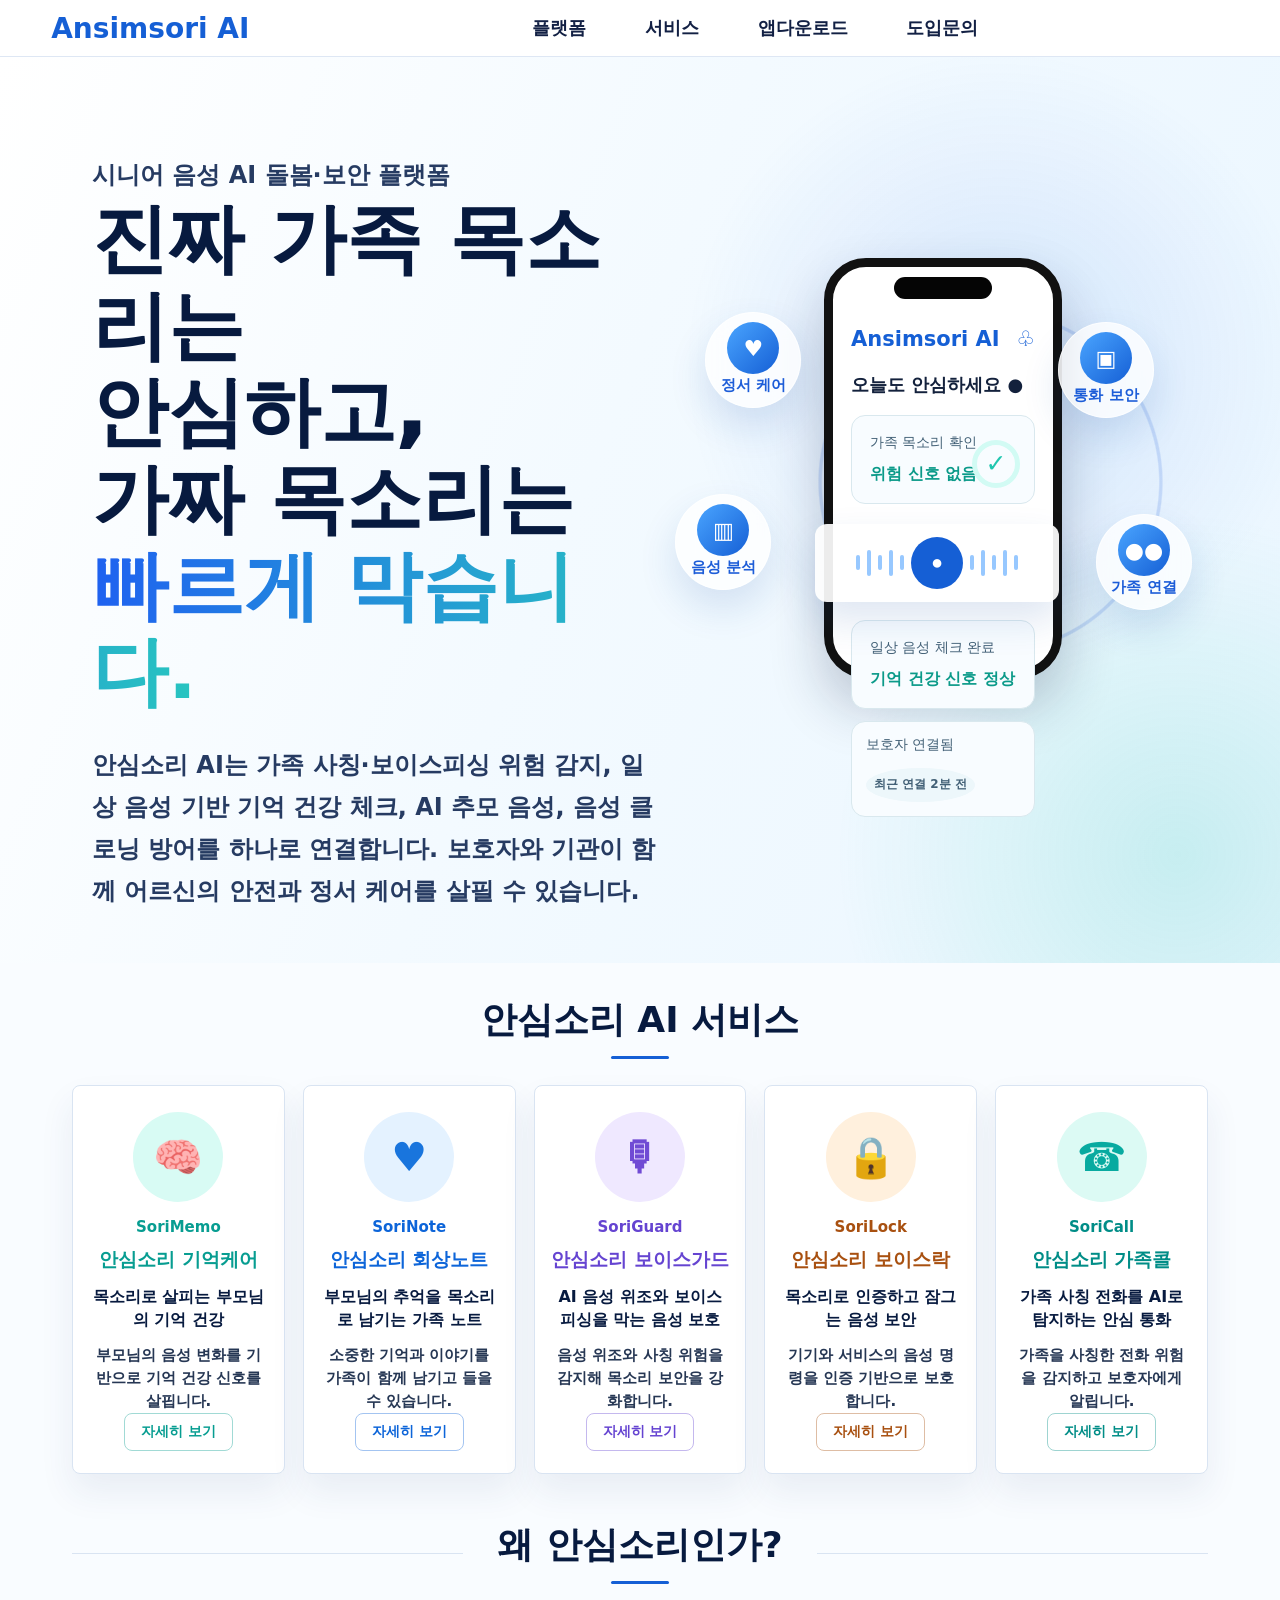
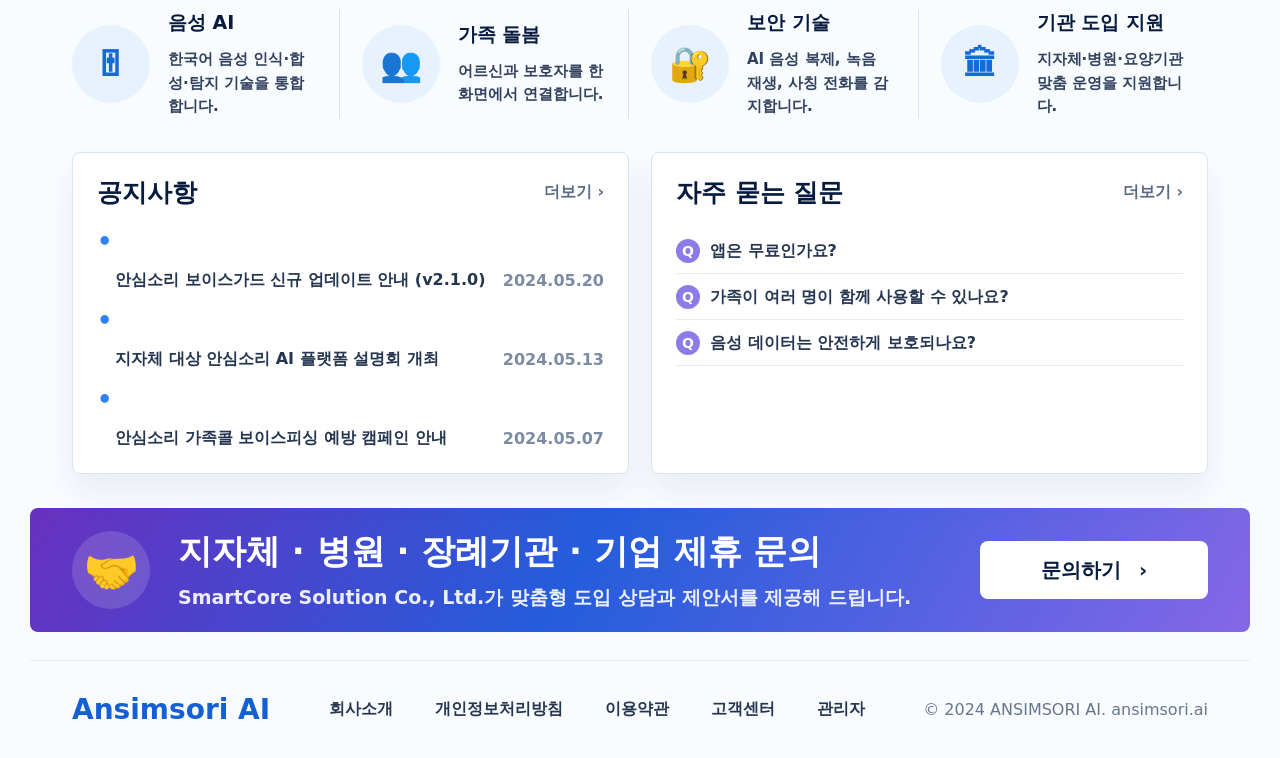
<file: index.html>
<!doctype html>
<html lang="ko">
  <head>
    <meta charset="UTF-8" />
    <meta name="viewport" content="width=device-width, initial-scale=1.0" />
    <title>안심소리 AI | ANSIMSORI AI</title>
    <meta
      name="description"
      content="안심소리 AI는 시니어의 통화 안전, 기억 건강, AI 추모 음성, 보이스피싱 차단, 음성 클로닝 방어를 하나로 연결하는 통합 음성 AI 플랫폼입니다."
    />
    <link rel="stylesheet" href="./styles.css" />
  </head>
  <body>
    <header class="site-header">
      <a class="brand" href="#top" aria-label="안심소리 AI 홈">
        <span class="brand-wave" aria-hidden="true"></span>
        <span>Ansimsori AI</span>
      </a>

      <button class="menu-toggle" type="button" aria-label="메뉴 열기" aria-expanded="false">
        <span></span>
        <span></span>
        <span></span>
      </button>

      <nav class="nav" aria-label="주요 메뉴">
        <a href="#platform">플랫폼</a>
        <a href="#service">서비스</a>
        <a href="./services/memory-care.html">앱다운로드</a>
        <a href="#contact">도입문의</a>
      </nav>

    </header>

    <main id="top">
      <section class="hero" id="platform">
        <div class="hero-inner">
          <div class="hero-copy">
            <p class="eyebrow">시니어 음성 AI 돌봄·보안 플랫폼</p>
            <h1>진짜 가족 목소리는<br />안심하고,<br />가짜 목소리는 <strong>빠르게 막습니다.</strong></h1>
            <p>
              안심소리 AI는 가족 사칭·보이스피싱 위험 감지, 일상 음성 기반 기억 건강 체크, AI 추모 음성, 음성 클로닝 방어를 하나로 연결합니다.
              보호자와 기관이 함께 어르신의 안전과 정서 케어를 살필 수 있습니다.
            </p>
          </div>

          <div class="hero-visual" aria-label="안심소리 AI 모바일 앱 미리보기">
            <div class="orbit feature-orbit orbit-care"><b>♥</b><span>정서 케어</span></div>
            <div class="orbit feature-orbit orbit-call"><b>▣</b><span>통화 보안</span></div>
            <div class="orbit feature-orbit orbit-voice"><b>▥</b><span>음성 분석</span></div>
            <div class="orbit feature-orbit orbit-family"><b>●●</b><span>가족 연결</span></div>
            <div class="phone">
              <div class="phone-top"></div>
              <div class="phone-screen">
                <div class="app-head">
                  <strong>Ansimsori AI</strong>
                  <span>♧</span>
                </div>
                <h2>오늘도 안심하세요 <span>●</span></h2>
                <div class="status-card">
                  <span>가족 목소리 확인</span>
                  <b>위험 신호 없음</b>
                  <i>✓</i>
                </div>
                <div class="voice-panel">
                  <span></span><span></span><span></span><span></span><span></span>
                  <button type="button" aria-label="음성 녹음">●</button>
                  <span></span><span></span><span></span><span></span><span></span>
                </div>
                <div class="family-card">
                  <span>일상 음성 체크 완료</span>
                  <b>기억 건강 신호 정상</b>
                </div>
                <div class="family-card compact-card">
                  <span>보호자 연결됨</span>
                  <div class="faces">
                    <i>최근 연결 2분 전</i>
                  </div>
                </div>
              </div>
            </div>
          </div>
        </div>
      </section>

      <section class="section" id="service">
        <div class="section-title">
          <h2>안심소리 AI 서비스</h2>
        </div>
        <div class="service-grid">
          <article class="service-card mint">
            <span class="icon">🧠</span>
            <p class="app-name">SoriMemo</p>
            <h3>안심소리 기억케어</h3>
            <b>목소리로 살피는 부모님의 기억 건강</b>
            <p>부모님의 음성 변화를 기반으로 기억 건강 신호를 살핍니다.</p>
            <a class="service-more" href="./services/memory-care.html">자세히 보기</a>
          </article>
          <article class="service-card blue">
            <span class="icon">♥</span>
            <p class="app-name">SoriNote</p>
            <h3>안심소리 회상노트</h3>
            <b>부모님의 추억을 목소리로 남기는 가족 노트</b>
            <p>소중한 기억과 이야기를 가족이 함께 남기고 들을 수 있습니다.</p>
            <a class="service-more" href="./services/memora.html">자세히 보기</a>
          </article>
          <article class="service-card violet">
            <span class="icon">🎙</span>
            <p class="app-name">SoriGuard</p>
            <h3>안심소리 보이스가드</h3>
            <b>AI 음성 위조와 보이스피싱을 막는 음성 보호</b>
            <p>음성 위조와 사칭 위험을 감지해 목소리 보안을 강화합니다.</p>
            <a class="service-more" href="./services/voice-shield.html">자세히 보기</a>
          </article>
          <article class="service-card amber">
            <span class="icon">🔒</span>
            <p class="app-name">SoriLock</p>
            <h3>안심소리 보이스락</h3>
            <b>목소리로 인증하고 잠그는 음성 보안</b>
            <p>기기와 서비스의 음성 명령을 인증 기반으로 보호합니다.</p>
            <a class="service-more" href="./services/voice-lock.html">자세히 보기</a>
          </article>
          <article class="service-card teal">
            <span class="icon">☎</span>
            <p class="app-name">SoriCall</p>
            <h3>안심소리 가족콜</h3>
            <b>가족 사칭 전화를 AI로 탐지하는 안심 통화</b>
            <p>가족을 사칭한 전화 위험을 감지하고 보호자에게 알립니다.</p>
            <a class="service-more" href="./services/family-call.html">자세히 보기</a>
          </article>
        </div>
      </section>

      <section class="section why">
        <div class="section-title lined">
          <h2>왜 안심소리인가?</h2>
        </div>
        <div class="why-grid">
          <article>
            <span class="why-icon">🎚</span>
            <div>
              <h3>음성 AI</h3>
              <p>한국어 음성 인식·합성·탐지 기술을 통합합니다.</p>
            </div>
          </article>
          <article>
            <span class="why-icon">👥</span>
            <div>
              <h3>가족 돌봄</h3>
              <p>어르신과 보호자를 한 화면에서 연결합니다.</p>
            </div>
          </article>
          <article>
            <span class="why-icon">🔐</span>
            <div>
              <h3>보안 기술</h3>
              <p>AI 음성 복제, 녹음 재생, 사칭 전화를 감지합니다.</p>
            </div>
          </article>
          <article>
            <span class="why-icon">🏛</span>
            <div>
              <h3>기관 도입 지원</h3>
              <p>지자체·병원·요양기관 맞춤 운영을 지원합니다.</p>
            </div>
          </article>
        </div>
      </section>

      <section class="info-section">
        <article class="panel" id="notice">
          <div class="panel-head">
            <h2>공지사항</h2>
            <a href="#">더보기 ›</a>
          </div>
          <ul class="notice-list">
            <li><a href="#">안심소리 보이스가드 신규 업데이트 안내 (v2.1.0)</a><time>2024.05.20</time></li>
            <li><a href="#">지자체 대상 안심소리 AI 플랫폼 설명회 개최</a><time>2024.05.13</time></li>
            <li><a href="#">안심소리 가족콜 보이스피싱 예방 캠페인 안내</a><time>2024.05.07</time></li>
          </ul>
        </article>

        <article class="panel" id="faq">
          <div class="panel-head">
            <h2>자주 묻는 질문</h2>
            <a href="#">더보기 ›</a>
          </div>
          <div class="faq-list">
            <button type="button" aria-expanded="false">앱은 무료인가요?</button>
            <p>서비스별 기본 기능과 기관 도입 범위에 따라 이용 방식이 달라질 수 있습니다.</p>
            <button type="button" aria-expanded="false">가족이 여러 명이 함께 사용할 수 있나요?</button>
            <p>보호자와 가족 구성원을 초대해 알림과 음성 등록 상태를 함께 관리할 수 있습니다.</p>
            <button type="button" aria-expanded="false">음성 데이터는 안전하게 보호되나요?</button>
            <p>음성정보 이용 목적, 보관 기간, 삭제 방법을 고지하고 동의 기반으로 처리합니다.</p>
          </div>
        </article>
      </section>

      <section class="contact-banner" id="contact">
        <div>
          <span aria-hidden="true">🤝</span>
          <div>
            <h2>지자체 · 병원 · 장례기관 · 기업 제휴 문의</h2>
            <p>SmartCore Solution Co., Ltd.가 맞춤형 도입 상담과 제안서를 제공해 드립니다.</p>
          </div>
        </div>
        <a href="mailto:contact@ansimsori.ai">문의하기 <span aria-hidden="true">›</span></a>
      </section>
    </main>

    <footer class="site-footer">
      <a class="brand" href="#top" aria-label="안심소리 AI 홈">
        <span class="brand-wave" aria-hidden="true"></span>
        <span>Ansimsori AI</span>
      </a>
      <nav aria-label="하단 메뉴">
        <a href="./pages/company.html">회사소개</a>
        <a href="./pages/privacy.html">개인정보처리방침</a>
        <a href="./pages/terms.html">이용약관</a>
        <a href="./pages/support.html">고객센터</a>
        <a href="./pages/admin.html">관리자</a>
      </nav>
      <p>© 2024 ANSIMSORI AI. ansimsori.ai</p>
    </footer>

    <script src="./script.js"></script>
  </body>
</html>
</file>
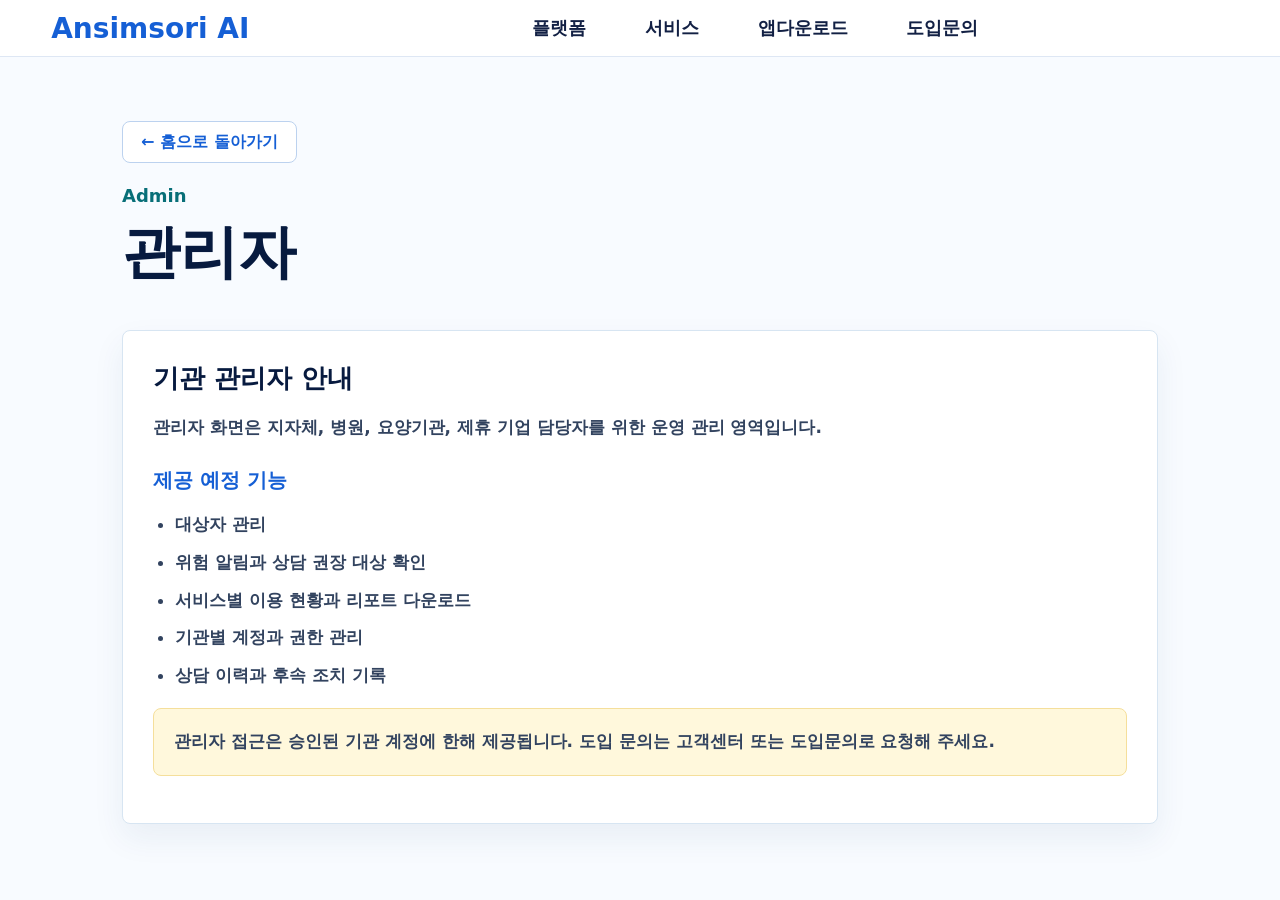
<file: pages/admin.html>
<!doctype html>
<html lang="ko">
  <head>
    <meta charset="UTF-8" />
    <meta name="viewport" content="width=device-width, initial-scale=1.0" />
    <title>관리자 | Ansimsori AI</title>
    <link rel="stylesheet" href="../styles.css" />
  </head>
  <body class="info-page">
    <header class="site-header">
      <a class="brand" href="../index.html#top"><span class="brand-wave" aria-hidden="true"></span><span>Ansimsori AI</span></a>
      <button class="menu-toggle" type="button" aria-label="메뉴 열기" aria-expanded="false"><span></span><span></span><span></span></button>
      <nav class="nav" aria-label="주요 메뉴"><a href="../index.html#platform">플랫폼</a><a href="../index.html#service">서비스</a><a href="../services/memory-care.html">앱다운로드</a><a href="../index.html#contact">도입문의</a></nav>
    </header>
    <main>
      <section class="info-hero"><a class="back-home" href="../index.html#top">← 홈으로 돌아가기</a><p>Admin</p><h1>관리자</h1></section>
      <section class="info-content">
        <article class="info-card">
          <h2>기관 관리자 안내</h2>
          <p>관리자 화면은 지자체, 병원, 요양기관, 제휴 기업 담당자를 위한 운영 관리 영역입니다.</p>
          <h3>제공 예정 기능</h3>
          <ul>
            <li>대상자 관리</li>
            <li>위험 알림과 상담 권장 대상 확인</li>
            <li>서비스별 이용 현황과 리포트 다운로드</li>
            <li>기관별 계정과 권한 관리</li>
            <li>상담 이력과 후속 조치 기록</li>
          </ul>
          <p class="safe-note">관리자 접근은 승인된 기관 계정에 한해 제공됩니다. 도입 문의는 고객센터 또는 도입문의로 요청해 주세요.</p>
        </article>
      </section>
    </main>
    <script src="../script.js"></script>
  </body>
</html>
</file>
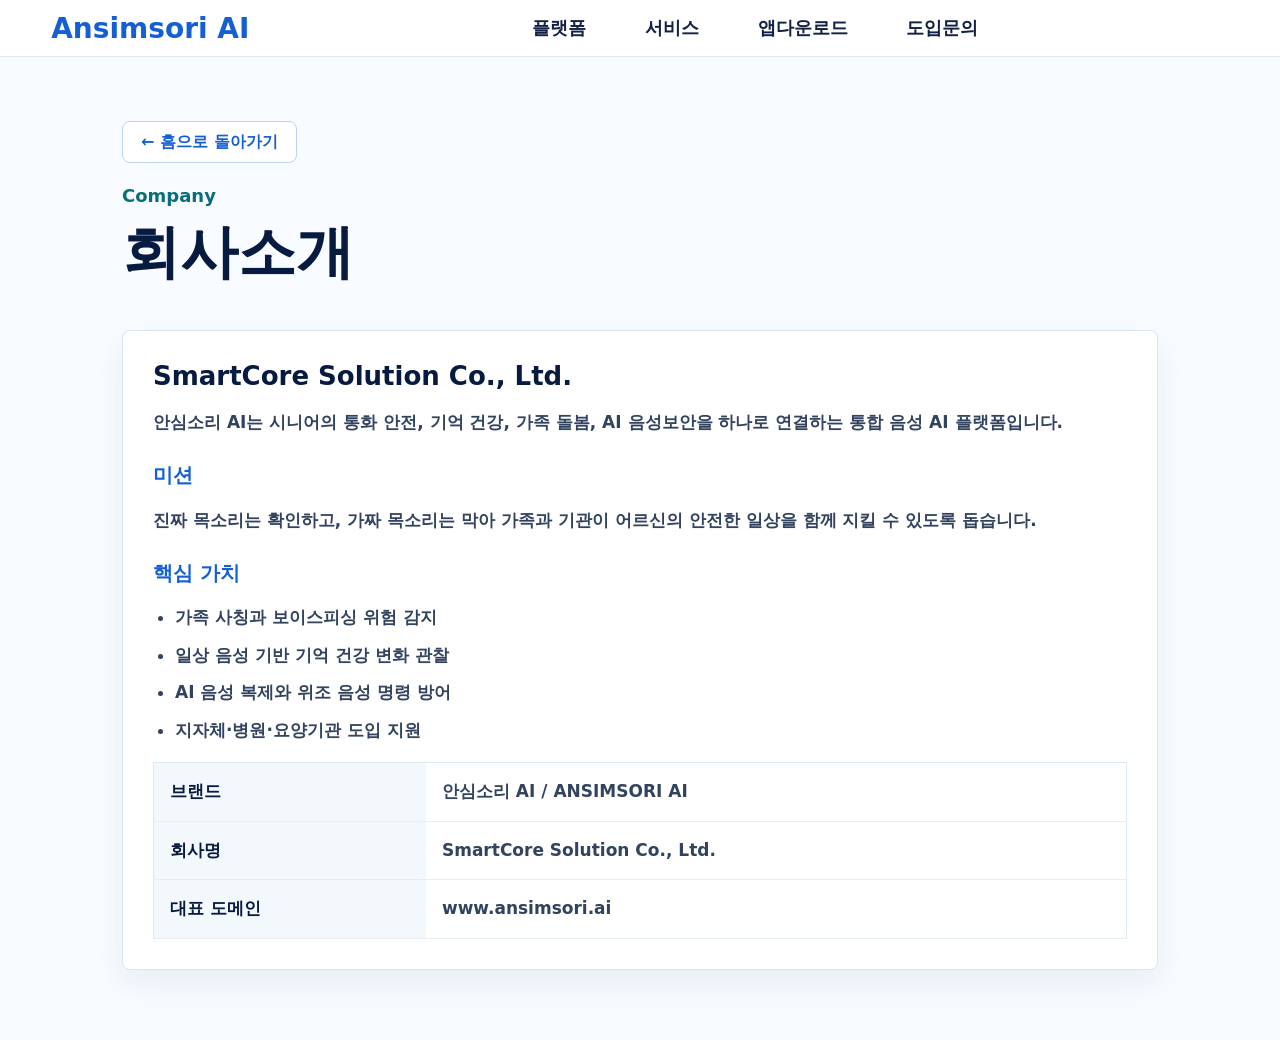
<file: pages/company.html>
<!doctype html>
<html lang="ko">
  <head>
    <meta charset="UTF-8" />
    <meta name="viewport" content="width=device-width, initial-scale=1.0" />
    <title>회사소개 | Ansimsori AI</title>
    <link rel="stylesheet" href="../styles.css" />
  </head>
  <body class="info-page">
    <header class="site-header">
      <a class="brand" href="../index.html#top"><span class="brand-wave" aria-hidden="true"></span><span>Ansimsori AI</span></a>
      <button class="menu-toggle" type="button" aria-label="메뉴 열기" aria-expanded="false"><span></span><span></span><span></span></button>
      <nav class="nav" aria-label="주요 메뉴"><a href="../index.html#platform">플랫폼</a><a href="../index.html#service">서비스</a><a href="../services/memory-care.html">앱다운로드</a><a href="../index.html#contact">도입문의</a></nav>
    </header>
    <main>
      <section class="info-hero"><a class="back-home" href="../index.html#top">← 홈으로 돌아가기</a><p>Company</p><h1>회사소개</h1></section>
      <section class="info-content">
        <article class="info-card">
          <h2>SmartCore Solution Co., Ltd.</h2>
          <p>안심소리 AI는 시니어의 통화 안전, 기억 건강, 가족 돌봄, AI 음성보안을 하나로 연결하는 통합 음성 AI 플랫폼입니다.</p>
          <h3>미션</h3>
          <p>진짜 목소리는 확인하고, 가짜 목소리는 막아 가족과 기관이 어르신의 안전한 일상을 함께 지킬 수 있도록 돕습니다.</p>
          <h3>핵심 가치</h3>
          <ul>
            <li>가족 사칭과 보이스피싱 위험 감지</li>
            <li>일상 음성 기반 기억 건강 변화 관찰</li>
            <li>AI 음성 복제와 위조 음성 명령 방어</li>
            <li>지자체·병원·요양기관 도입 지원</li>
          </ul>
          <table class="info-table">
            <tr><th>브랜드</th><td>안심소리 AI / ANSIMSORI AI</td></tr>
            <tr><th>회사명</th><td>SmartCore Solution Co., Ltd.</td></tr>
            <tr><th>대표 도메인</th><td>www.ansimsori.ai</td></tr>
          </table>
        </article>
      </section>
    </main>
    <script src="../script.js"></script>
  </body>
</html>
</file>
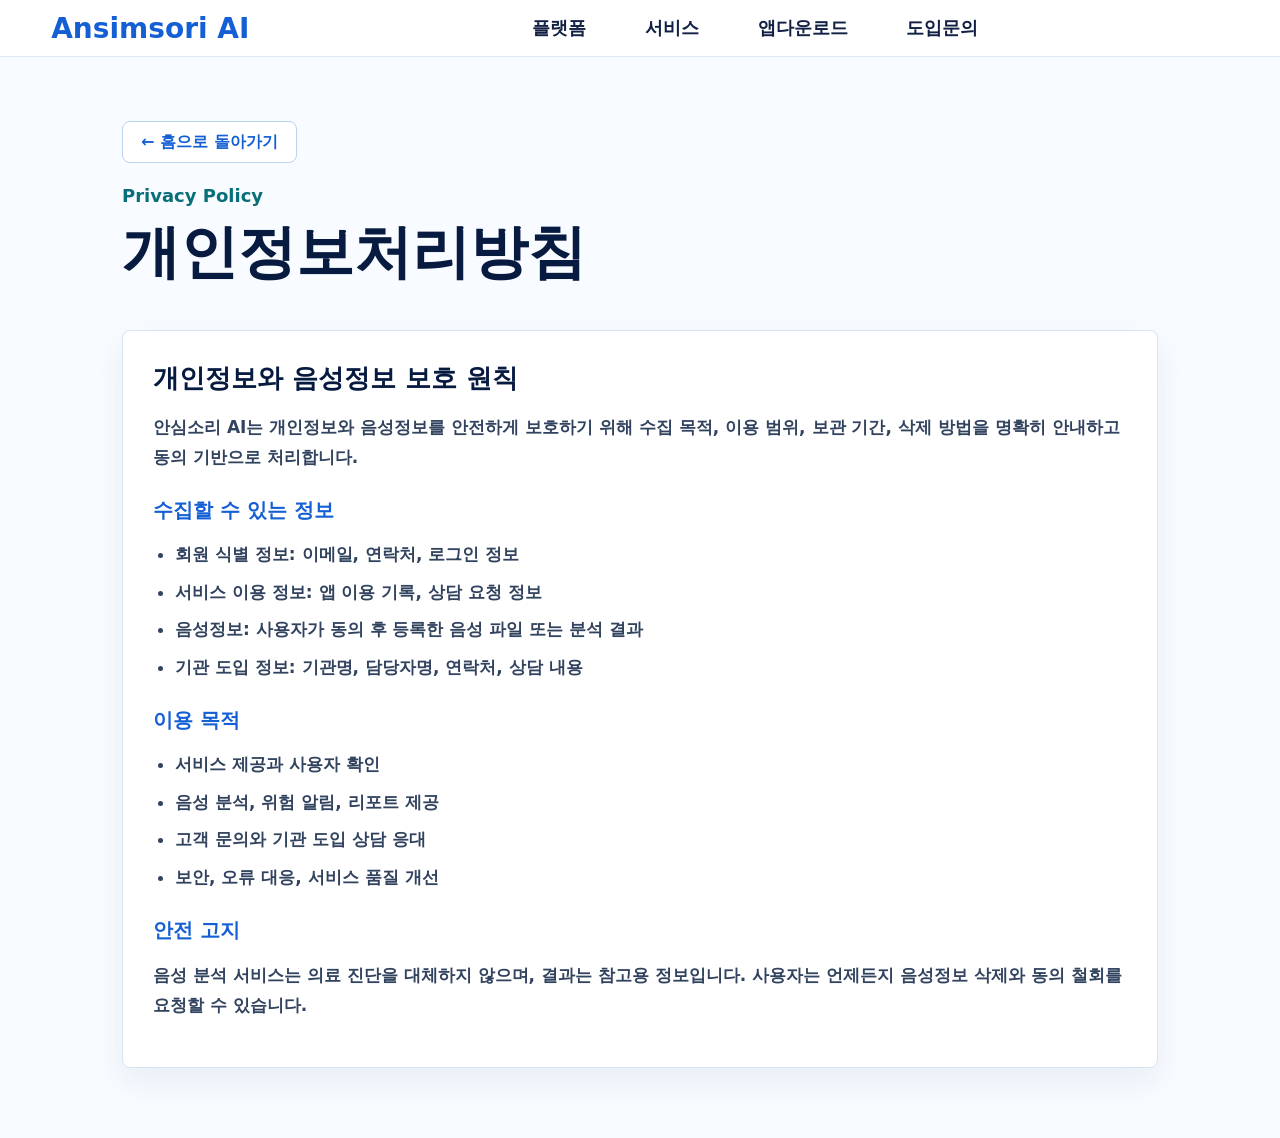
<file: pages/privacy.html>
<!doctype html>
<html lang="ko">
  <head>
    <meta charset="UTF-8" />
    <meta name="viewport" content="width=device-width, initial-scale=1.0" />
    <title>개인정보처리방침 | Ansimsori AI</title>
    <link rel="stylesheet" href="../styles.css" />
  </head>
  <body class="info-page">
    <header class="site-header">
      <a class="brand" href="../index.html#top"><span class="brand-wave" aria-hidden="true"></span><span>Ansimsori AI</span></a>
      <button class="menu-toggle" type="button" aria-label="메뉴 열기" aria-expanded="false"><span></span><span></span><span></span></button>
      <nav class="nav" aria-label="주요 메뉴"><a href="../index.html#platform">플랫폼</a><a href="../index.html#service">서비스</a><a href="../services/memory-care.html">앱다운로드</a><a href="../index.html#contact">도입문의</a></nav>
    </header>
    <main>
      <section class="info-hero"><a class="back-home" href="../index.html#top">← 홈으로 돌아가기</a><p>Privacy Policy</p><h1>개인정보처리방침</h1></section>
      <section class="info-content">
        <article class="info-card">
          <h2>개인정보와 음성정보 보호 원칙</h2>
          <p>안심소리 AI는 개인정보와 음성정보를 안전하게 보호하기 위해 수집 목적, 이용 범위, 보관 기간, 삭제 방법을 명확히 안내하고 동의 기반으로 처리합니다.</p>
          <h3>수집할 수 있는 정보</h3>
          <ul>
            <li>회원 식별 정보: 이메일, 연락처, 로그인 정보</li>
            <li>서비스 이용 정보: 앱 이용 기록, 상담 요청 정보</li>
            <li>음성정보: 사용자가 동의 후 등록한 음성 파일 또는 분석 결과</li>
            <li>기관 도입 정보: 기관명, 담당자명, 연락처, 상담 내용</li>
          </ul>
          <h3>이용 목적</h3>
          <ul>
            <li>서비스 제공과 사용자 확인</li>
            <li>음성 분석, 위험 알림, 리포트 제공</li>
            <li>고객 문의와 기관 도입 상담 응대</li>
            <li>보안, 오류 대응, 서비스 품질 개선</li>
          </ul>
          <h3>안전 고지</h3>
          <p>음성 분석 서비스는 의료 진단을 대체하지 않으며, 결과는 참고용 정보입니다. 사용자는 언제든지 음성정보 삭제와 동의 철회를 요청할 수 있습니다.</p>
        </article>
      </section>
    </main>
    <script src="../script.js"></script>
  </body>
</html>
</file>
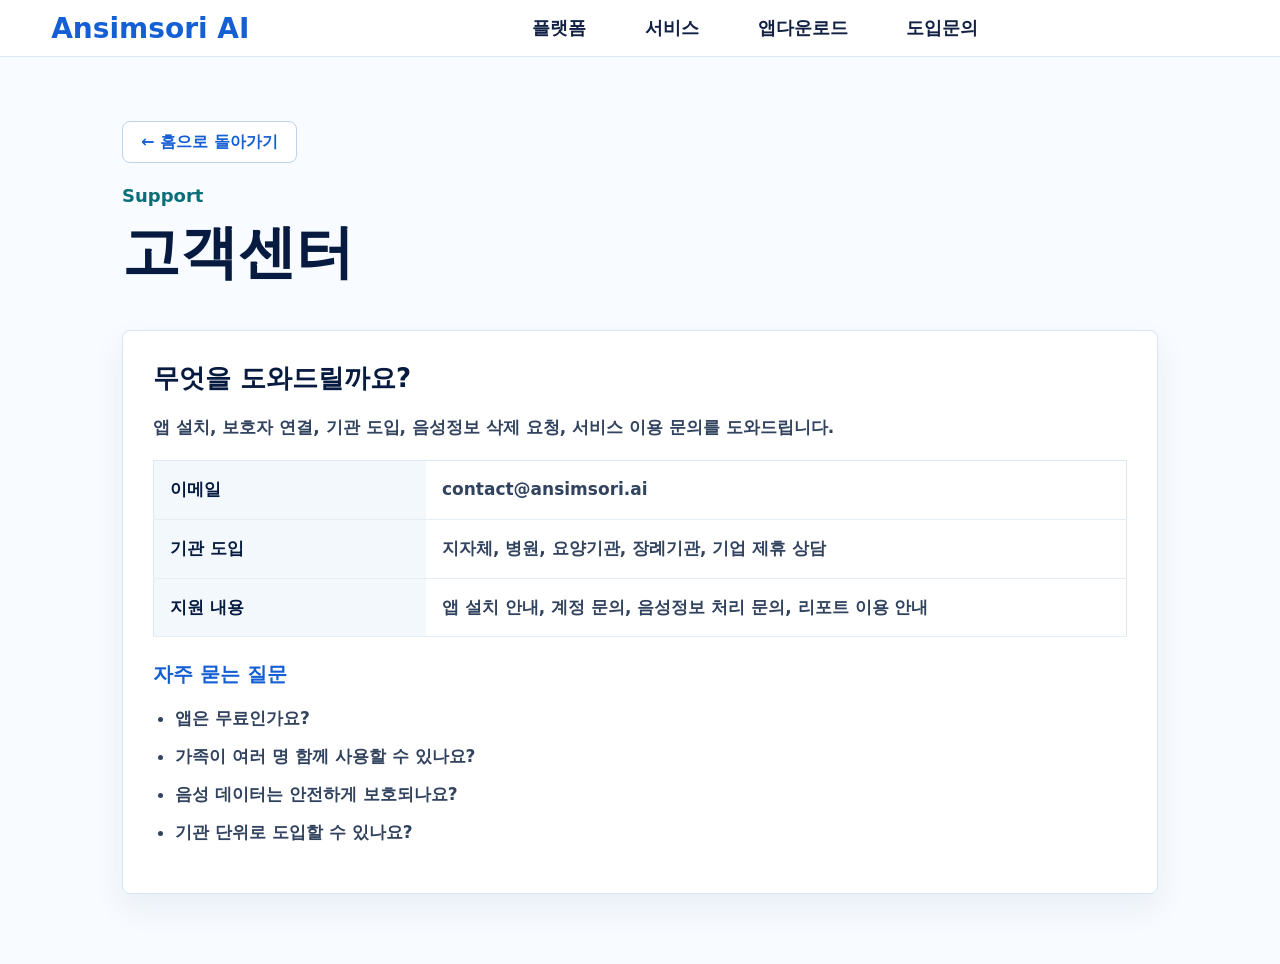
<file: pages/support.html>
<!doctype html>
<html lang="ko">
  <head>
    <meta charset="UTF-8" />
    <meta name="viewport" content="width=device-width, initial-scale=1.0" />
    <title>고객센터 | Ansimsori AI</title>
    <link rel="stylesheet" href="../styles.css" />
  </head>
  <body class="info-page">
    <header class="site-header">
      <a class="brand" href="../index.html#top"><span class="brand-wave" aria-hidden="true"></span><span>Ansimsori AI</span></a>
      <button class="menu-toggle" type="button" aria-label="메뉴 열기" aria-expanded="false"><span></span><span></span><span></span></button>
      <nav class="nav" aria-label="주요 메뉴"><a href="../index.html#platform">플랫폼</a><a href="../index.html#service">서비스</a><a href="../services/memory-care.html">앱다운로드</a><a href="../index.html#contact">도입문의</a></nav>
    </header>
    <main>
      <section class="info-hero"><a class="back-home" href="../index.html#top">← 홈으로 돌아가기</a><p>Support</p><h1>고객센터</h1></section>
      <section class="info-content">
        <article class="info-card">
          <h2>무엇을 도와드릴까요?</h2>
          <p>앱 설치, 보호자 연결, 기관 도입, 음성정보 삭제 요청, 서비스 이용 문의를 도와드립니다.</p>
          <table class="info-table">
            <tr><th>이메일</th><td>contact@ansimsori.ai</td></tr>
            <tr><th>기관 도입</th><td>지자체, 병원, 요양기관, 장례기관, 기업 제휴 상담</td></tr>
            <tr><th>지원 내용</th><td>앱 설치 안내, 계정 문의, 음성정보 처리 문의, 리포트 이용 안내</td></tr>
          </table>
          <h3>자주 묻는 질문</h3>
          <ul>
            <li>앱은 무료인가요?</li>
            <li>가족이 여러 명 함께 사용할 수 있나요?</li>
            <li>음성 데이터는 안전하게 보호되나요?</li>
            <li>기관 단위로 도입할 수 있나요?</li>
          </ul>
        </article>
      </section>
    </main>
    <script src="../script.js"></script>
  </body>
</html>
</file>
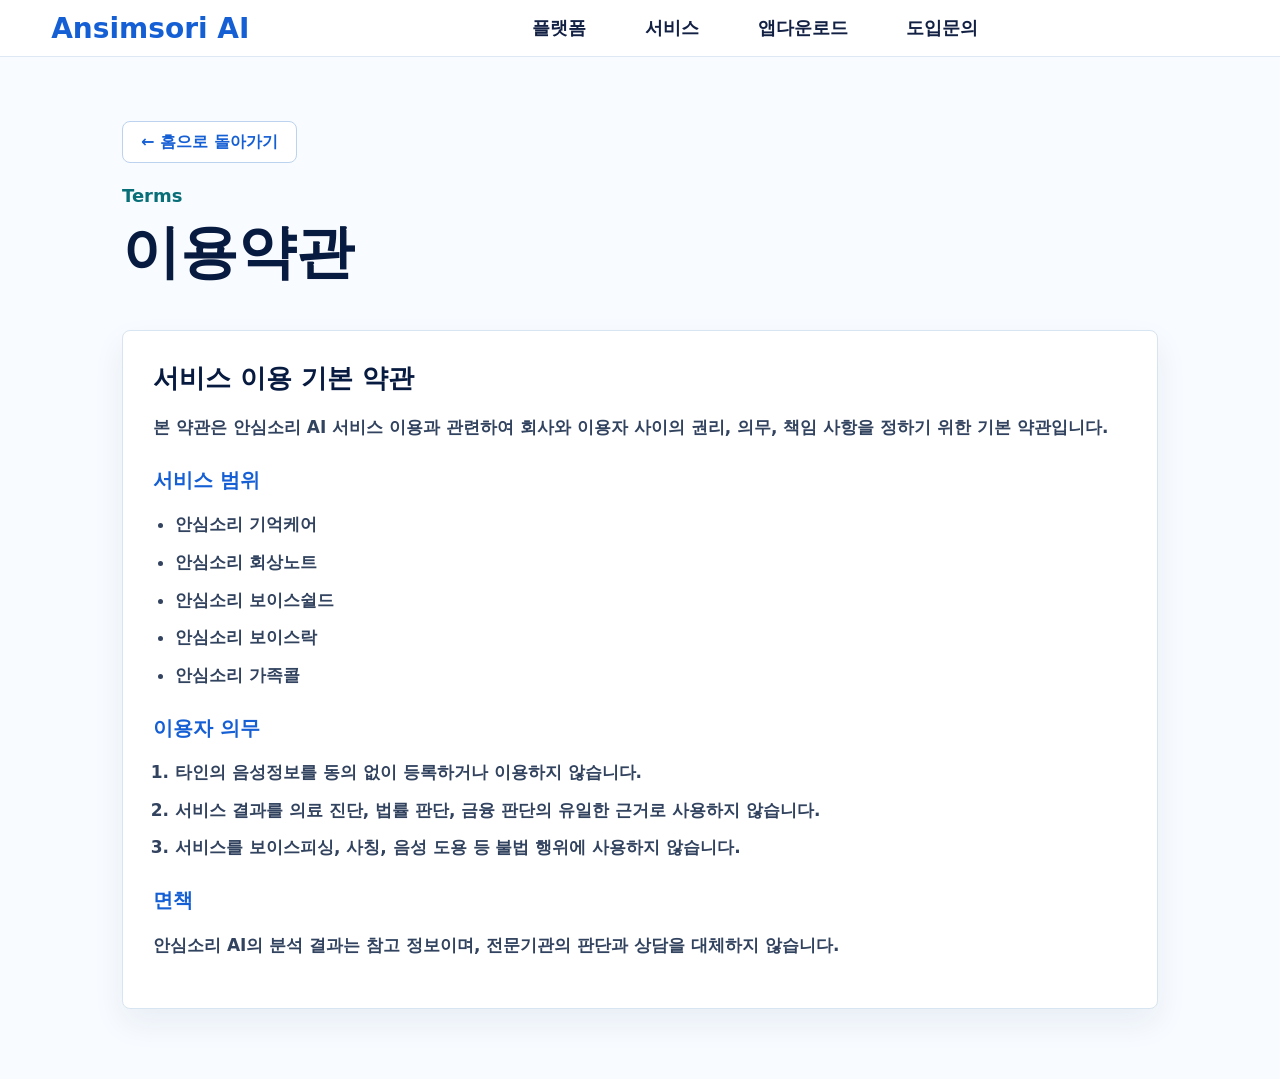
<file: pages/terms.html>
<!doctype html>
<html lang="ko">
  <head>
    <meta charset="UTF-8" />
    <meta name="viewport" content="width=device-width, initial-scale=1.0" />
    <title>이용약관 | Ansimsori AI</title>
    <link rel="stylesheet" href="../styles.css" />
  </head>
  <body class="info-page">
    <header class="site-header">
      <a class="brand" href="../index.html#top"><span class="brand-wave" aria-hidden="true"></span><span>Ansimsori AI</span></a>
      <button class="menu-toggle" type="button" aria-label="메뉴 열기" aria-expanded="false"><span></span><span></span><span></span></button>
      <nav class="nav" aria-label="주요 메뉴"><a href="../index.html#platform">플랫폼</a><a href="../index.html#service">서비스</a><a href="../services/memory-care.html">앱다운로드</a><a href="../index.html#contact">도입문의</a></nav>
    </header>
    <main>
      <section class="info-hero"><a class="back-home" href="../index.html#top">← 홈으로 돌아가기</a><p>Terms</p><h1>이용약관</h1></section>
      <section class="info-content">
        <article class="info-card">
          <h2>서비스 이용 기본 약관</h2>
          <p>본 약관은 안심소리 AI 서비스 이용과 관련하여 회사와 이용자 사이의 권리, 의무, 책임 사항을 정하기 위한 기본 약관입니다.</p>
          <h3>서비스 범위</h3>
          <ul>
            <li>안심소리 기억케어</li>
            <li>안심소리 회상노트</li>
            <li>안심소리 보이스쉴드</li>
            <li>안심소리 보이스락</li>
            <li>안심소리 가족콜</li>
          </ul>
          <h3>이용자 의무</h3>
          <ol>
            <li>타인의 음성정보를 동의 없이 등록하거나 이용하지 않습니다.</li>
            <li>서비스 결과를 의료 진단, 법률 판단, 금융 판단의 유일한 근거로 사용하지 않습니다.</li>
            <li>서비스를 보이스피싱, 사칭, 음성 도용 등 불법 행위에 사용하지 않습니다.</li>
          </ol>
          <h3>면책</h3>
          <p>안심소리 AI의 분석 결과는 참고 정보이며, 전문기관의 판단과 상담을 대체하지 않습니다.</p>
        </article>
      </section>
    </main>
    <script src="../script.js"></script>
  </body>
</html>
</file>
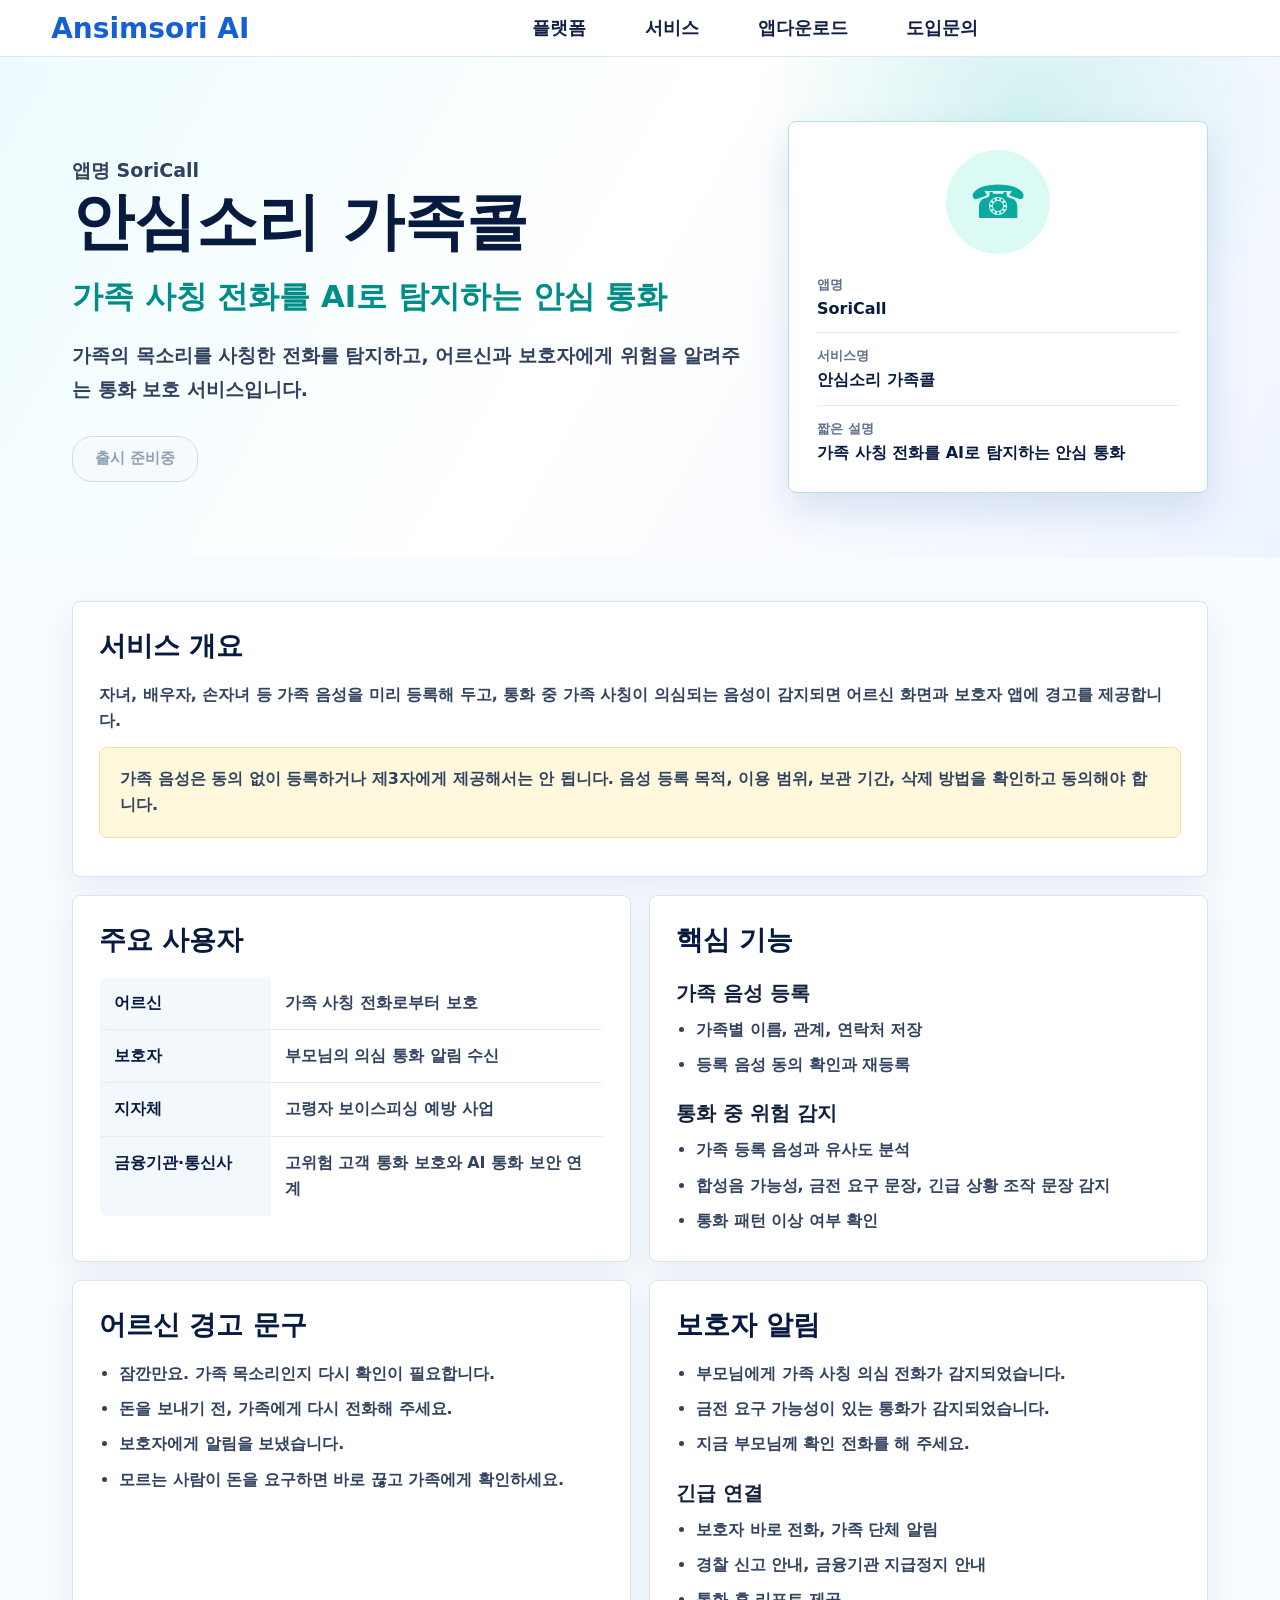
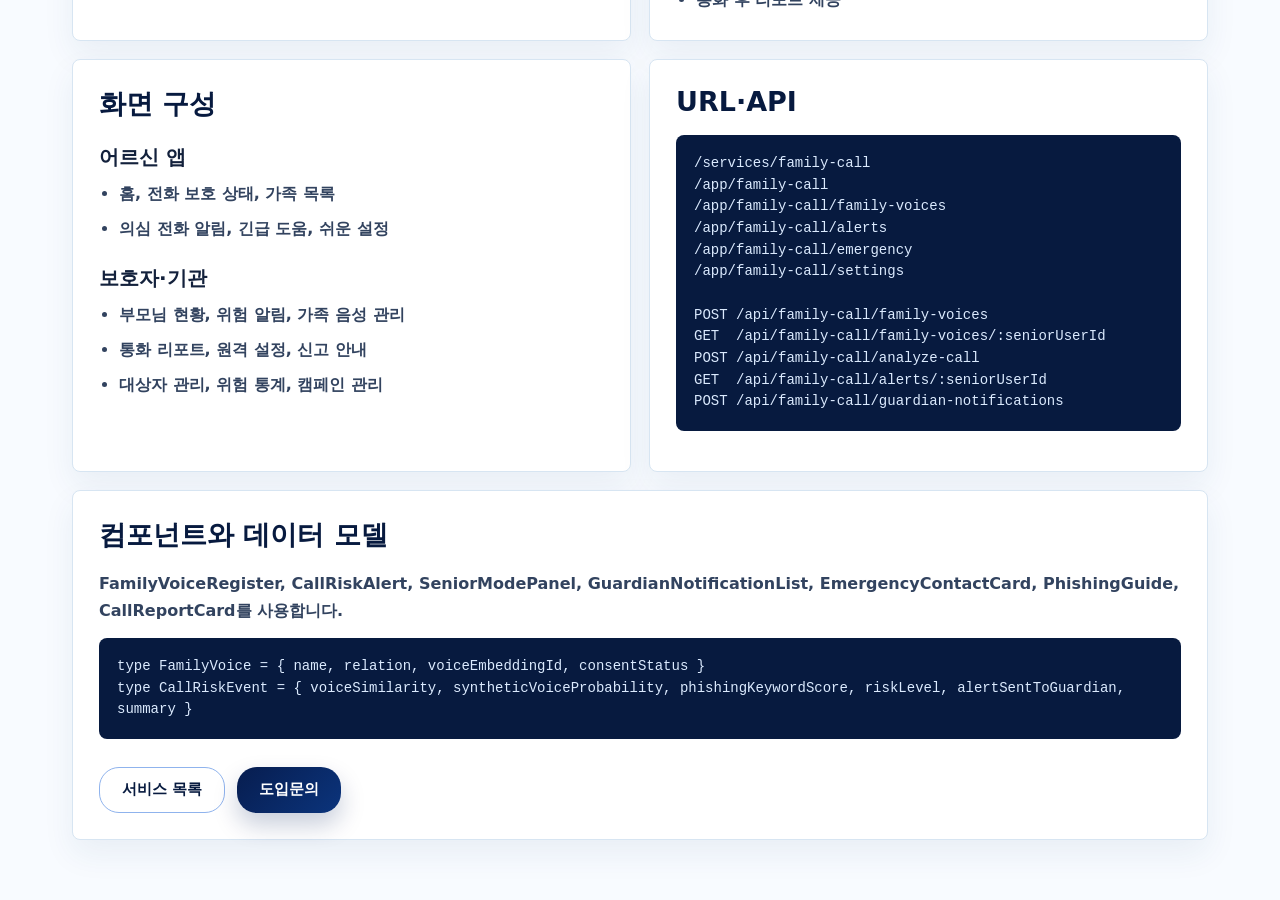
<file: services/family-call.html>
<!doctype html>
<html lang="ko">
  <head><meta charset="UTF-8" /><meta name="viewport" content="width=device-width, initial-scale=1.0" /><title>안심소리 가족콜 · SoriCall | ANSIMSORI AI</title><link rel="stylesheet" href="../styles.css" /></head>
  <body class="service-page">
    <header class="site-header"><a class="brand" href="../index.html#top"><span class="brand-wave" aria-hidden="true"></span><span>Ansimsori AI</span></a><button class="menu-toggle" type="button" aria-label="메뉴 열기" aria-expanded="false"><span></span><span></span><span></span></button><nav class="nav" aria-label="주요 메뉴"><a href="../index.html#platform">플랫폼</a><a href="../index.html#service">서비스</a><a href="memory-care.html">앱다운로드</a><a href="../index.html#contact">도입문의</a></nav></header>
    <main>
      <section class="service-hero teal"><div class="service-hero-inner"><div><p class="eyebrow">앱명 SoriCall</p><h1>안심소리 가족콜<strong>가족 사칭 전화를 AI로 탐지하는 안심 통화</strong></h1><p>가족의 목소리를 사칭한 전화를 탐지하고, 어르신과 보호자에게 위험을 알려주는 통화 보호 서비스입니다.</p><div class="service-hero-actions"><span class="button disabled" aria-disabled="true">출시 준비중</span></div></div><aside class="service-visual-card"><span class="small-icon">☎</span><dl><div><dt>앱명</dt><dd>SoriCall</dd></div><div><dt>서비스명</dt><dd>안심소리 가족콜</dd></div><div><dt>짧은 설명</dt><dd>가족 사칭 전화를 AI로 탐지하는 안심 통화</dd></div></dl></aside></div></section>
      <section class="service-content"><div class="spec-grid">
        <article class="spec-block wide"><h2>서비스 개요</h2><p>자녀, 배우자, 손자녀 등 가족 음성을 미리 등록해 두고, 통화 중 가족 사칭이 의심되는 음성이 감지되면 어르신 화면과 보호자 앱에 경고를 제공합니다.</p><p class="safe-note">가족 음성은 동의 없이 등록하거나 제3자에게 제공해서는 안 됩니다. 음성 등록 목적, 이용 범위, 보관 기간, 삭제 방법을 확인하고 동의해야 합니다.</p></article>
        <article class="spec-block"><h2>주요 사용자</h2><table class="spec-table"><tr><th>어르신</th><td>가족 사칭 전화로부터 보호</td></tr><tr><th>보호자</th><td>부모님의 의심 통화 알림 수신</td></tr><tr><th>지자체</th><td>고령자 보이스피싱 예방 사업</td></tr><tr><th>금융기관·통신사</th><td>고위험 고객 통화 보호와 AI 통화 보안 연계</td></tr></table></article>
        <article class="spec-block"><h2>핵심 기능</h2><h3>가족 음성 등록</h3><ul><li>가족별 이름, 관계, 연락처 저장</li><li>등록 음성 동의 확인과 재등록</li></ul><h3>통화 중 위험 감지</h3><ul><li>가족 등록 음성과 유사도 분석</li><li>합성음 가능성, 금전 요구 문장, 긴급 상황 조작 문장 감지</li><li>통화 패턴 이상 여부 확인</li></ul></article>
        <article class="spec-block"><h2>어르신 경고 문구</h2><ul><li>잠깐만요. 가족 목소리인지 다시 확인이 필요합니다.</li><li>돈을 보내기 전, 가족에게 다시 전화해 주세요.</li><li>보호자에게 알림을 보냈습니다.</li><li>모르는 사람이 돈을 요구하면 바로 끊고 가족에게 확인하세요.</li></ul></article>
        <article class="spec-block"><h2>보호자 알림</h2><ul><li>부모님에게 가족 사칭 의심 전화가 감지되었습니다.</li><li>금전 요구 가능성이 있는 통화가 감지되었습니다.</li><li>지금 부모님께 확인 전화를 해 주세요.</li></ul><h3>긴급 연결</h3><ul><li>보호자 바로 전화, 가족 단체 알림</li><li>경찰 신고 안내, 금융기관 지급정지 안내</li><li>통화 후 리포트 제공</li></ul></article>
        <article class="spec-block"><h2>화면 구성</h2><h3>어르신 앱</h3><ul><li>홈, 전화 보호 상태, 가족 목록</li><li>의심 전화 알림, 긴급 도움, 쉬운 설정</li></ul><h3>보호자·기관</h3><ul><li>부모님 현황, 위험 알림, 가족 음성 관리</li><li>통화 리포트, 원격 설정, 신고 안내</li><li>대상자 관리, 위험 통계, 캠페인 관리</li></ul></article>
        <article class="spec-block"><h2>URL·API</h2><pre class="code-list">/services/family-call
/app/family-call
/app/family-call/family-voices
/app/family-call/alerts
/app/family-call/emergency
/app/family-call/settings

POST /api/family-call/family-voices
GET  /api/family-call/family-voices/:seniorUserId
POST /api/family-call/analyze-call
GET  /api/family-call/alerts/:seniorUserId
POST /api/family-call/guardian-notifications</pre></article>
        <article class="spec-block wide"><h2>컴포넌트와 데이터 모델</h2><p>FamilyVoiceRegister, CallRiskAlert, SeniorModePanel, GuardianNotificationList, EmergencyContactCard, PhishingGuide, CallReportCard를 사용합니다.</p><pre class="code-list">type FamilyVoice = { name, relation, voiceEmbeddingId, consentStatus }
type CallRiskEvent = { voiceSimilarity, syntheticVoiceProbability, phishingKeywordScore, riskLevel, alertSentToGuardian, summary }</pre><div class="service-bottom-nav"><a class="button secondary" href="../index.html#service">서비스 목록</a><a class="button primary" href="../index.html#contact">도입문의</a></div></article>
      </div></section>
    </main><script src="../script.js"></script>
  </body>
</html>
</file>
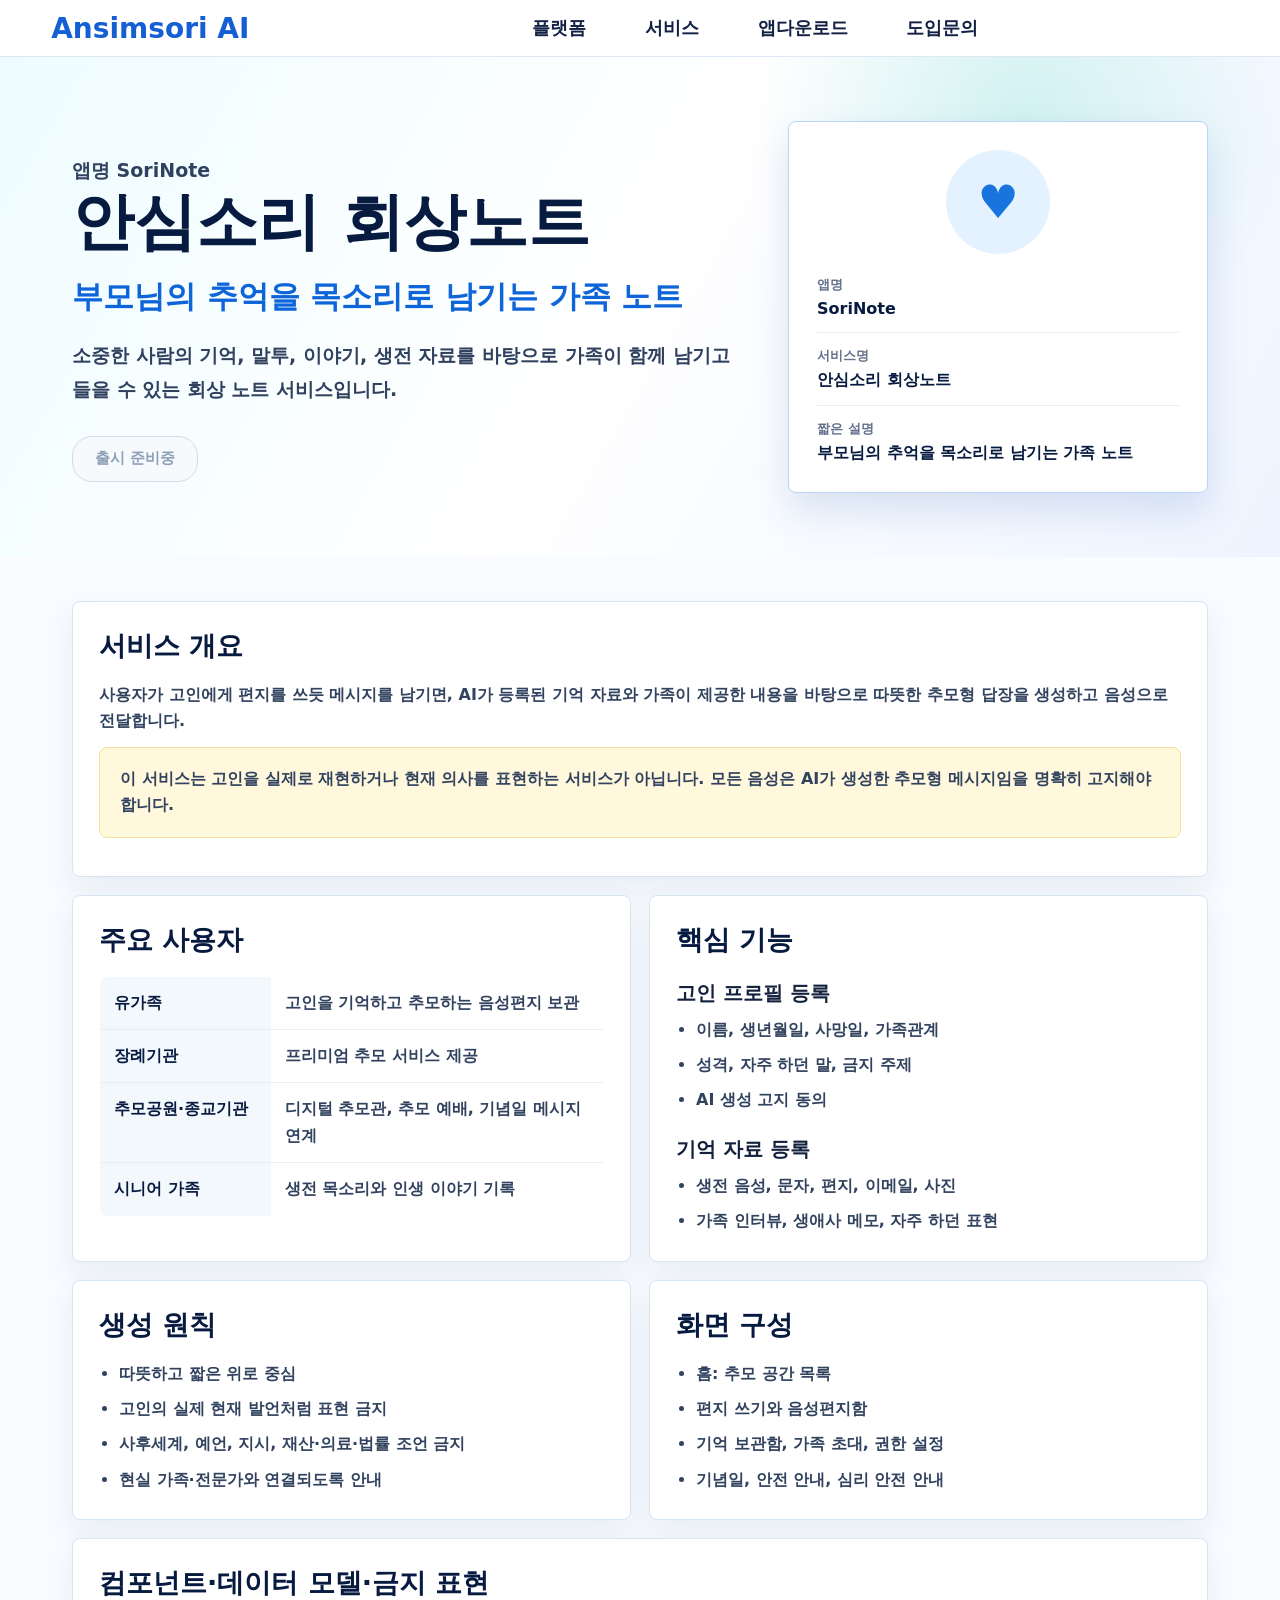
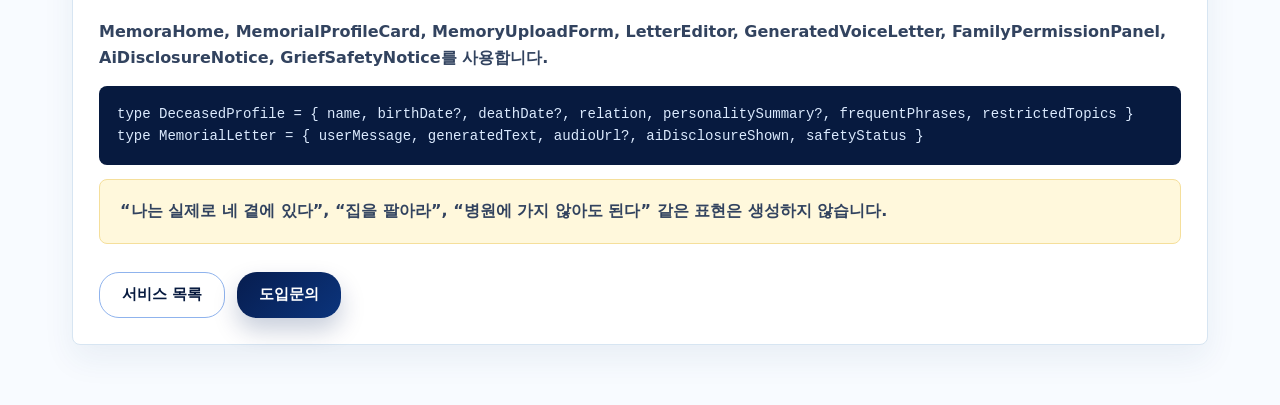
<file: services/memora.html>
<!doctype html>
<html lang="ko">
  <head>
    <meta charset="UTF-8" />
    <meta name="viewport" content="width=device-width, initial-scale=1.0" />
    <title>안심소리 회상노트 · SoriNote | ANSIMSORI AI</title>
    <link rel="stylesheet" href="../styles.css" />
  </head>
  <body class="service-page">
    <header class="site-header">
      <a class="brand" href="../index.html#top"><span class="brand-wave" aria-hidden="true"></span><span>Ansimsori AI</span></a>
      <button class="menu-toggle" type="button" aria-label="메뉴 열기" aria-expanded="false"><span></span><span></span><span></span></button>
      <nav class="nav" aria-label="주요 메뉴"><a href="../index.html#platform">플랫폼</a><a href="../index.html#service">서비스</a><a href="memory-care.html">앱다운로드</a><a href="../index.html#contact">도입문의</a></nav>
    </header>
    <main>
      <section class="service-hero blue">
        <div class="service-hero-inner">
          <div><p class="eyebrow">앱명 SoriNote</p><h1>안심소리 회상노트<strong>부모님의 추억을 목소리로 남기는 가족 노트</strong></h1><p>소중한 사람의 기억, 말투, 이야기, 생전 자료를 바탕으로 가족이 함께 남기고 들을 수 있는 회상 노트 서비스입니다.</p><div class="service-hero-actions"><span class="button disabled" aria-disabled="true">출시 준비중</span></div></div>
          <aside class="service-visual-card"><span class="small-icon">♥</span><dl><div><dt>앱명</dt><dd>SoriNote</dd></div><div><dt>서비스명</dt><dd>안심소리 회상노트</dd></div><div><dt>짧은 설명</dt><dd>부모님의 추억을 목소리로 남기는 가족 노트</dd></div></dl></aside>
        </div>
      </section>
      <section class="service-content">
        <div class="spec-grid">
          <article class="spec-block wide"><h2>서비스 개요</h2><p>사용자가 고인에게 편지를 쓰듯 메시지를 남기면, AI가 등록된 기억 자료와 가족이 제공한 내용을 바탕으로 따뜻한 추모형 답장을 생성하고 음성으로 전달합니다.</p><p class="safe-note">이 서비스는 고인을 실제로 재현하거나 현재 의사를 표현하는 서비스가 아닙니다. 모든 음성은 AI가 생성한 추모형 메시지임을 명확히 고지해야 합니다.</p></article>
          <article class="spec-block"><h2>주요 사용자</h2><table class="spec-table"><tr><th>유가족</th><td>고인을 기억하고 추모하는 음성편지 보관</td></tr><tr><th>장례기관</th><td>프리미엄 추모 서비스 제공</td></tr><tr><th>추모공원·종교기관</th><td>디지털 추모관, 추모 예배, 기념일 메시지 연계</td></tr><tr><th>시니어 가족</th><td>생전 목소리와 인생 이야기 기록</td></tr></table></article>
          <article class="spec-block"><h2>핵심 기능</h2><h3>고인 프로필 등록</h3><ul><li>이름, 생년월일, 사망일, 가족관계</li><li>성격, 자주 하던 말, 금지 주제</li><li>AI 생성 고지 동의</li></ul><h3>기억 자료 등록</h3><ul><li>생전 음성, 문자, 편지, 이메일, 사진</li><li>가족 인터뷰, 생애사 메모, 자주 하던 표현</li></ul></article>
          <article class="spec-block"><h2>생성 원칙</h2><ul><li>따뜻하고 짧은 위로 중심</li><li>고인의 실제 현재 발언처럼 표현 금지</li><li>사후세계, 예언, 지시, 재산·의료·법률 조언 금지</li><li>현실 가족·전문가와 연결되도록 안내</li></ul></article>
          <article class="spec-block"><h2>화면 구성</h2><ul><li>홈: 추모 공간 목록</li><li>편지 쓰기와 음성편지함</li><li>기억 보관함, 가족 초대, 권한 설정</li><li>기념일, 안전 안내, 심리 안전 안내</li></ul></article>
          <article class="spec-block wide"><h2>컴포넌트·데이터 모델·금지 표현</h2><p>MemoraHome, MemorialProfileCard, MemoryUploadForm, LetterEditor, GeneratedVoiceLetter, FamilyPermissionPanel, AiDisclosureNotice, GriefSafetyNotice를 사용합니다.</p><pre class="code-list">type DeceasedProfile = { name, birthDate?, deathDate?, relation, personalitySummary?, frequentPhrases, restrictedTopics }
type MemorialLetter = { userMessage, generatedText, audioUrl?, aiDisclosureShown, safetyStatus }</pre><p class="safe-note">“나는 실제로 네 곁에 있다”, “집을 팔아라”, “병원에 가지 않아도 된다” 같은 표현은 생성하지 않습니다.</p><div class="service-bottom-nav"><a class="button secondary" href="../index.html#service">서비스 목록</a><a class="button primary" href="../index.html#contact">도입문의</a></div></article>
        </div>
      </section>
    </main>
    <script src="../script.js"></script>
  </body>
</html>
</file>
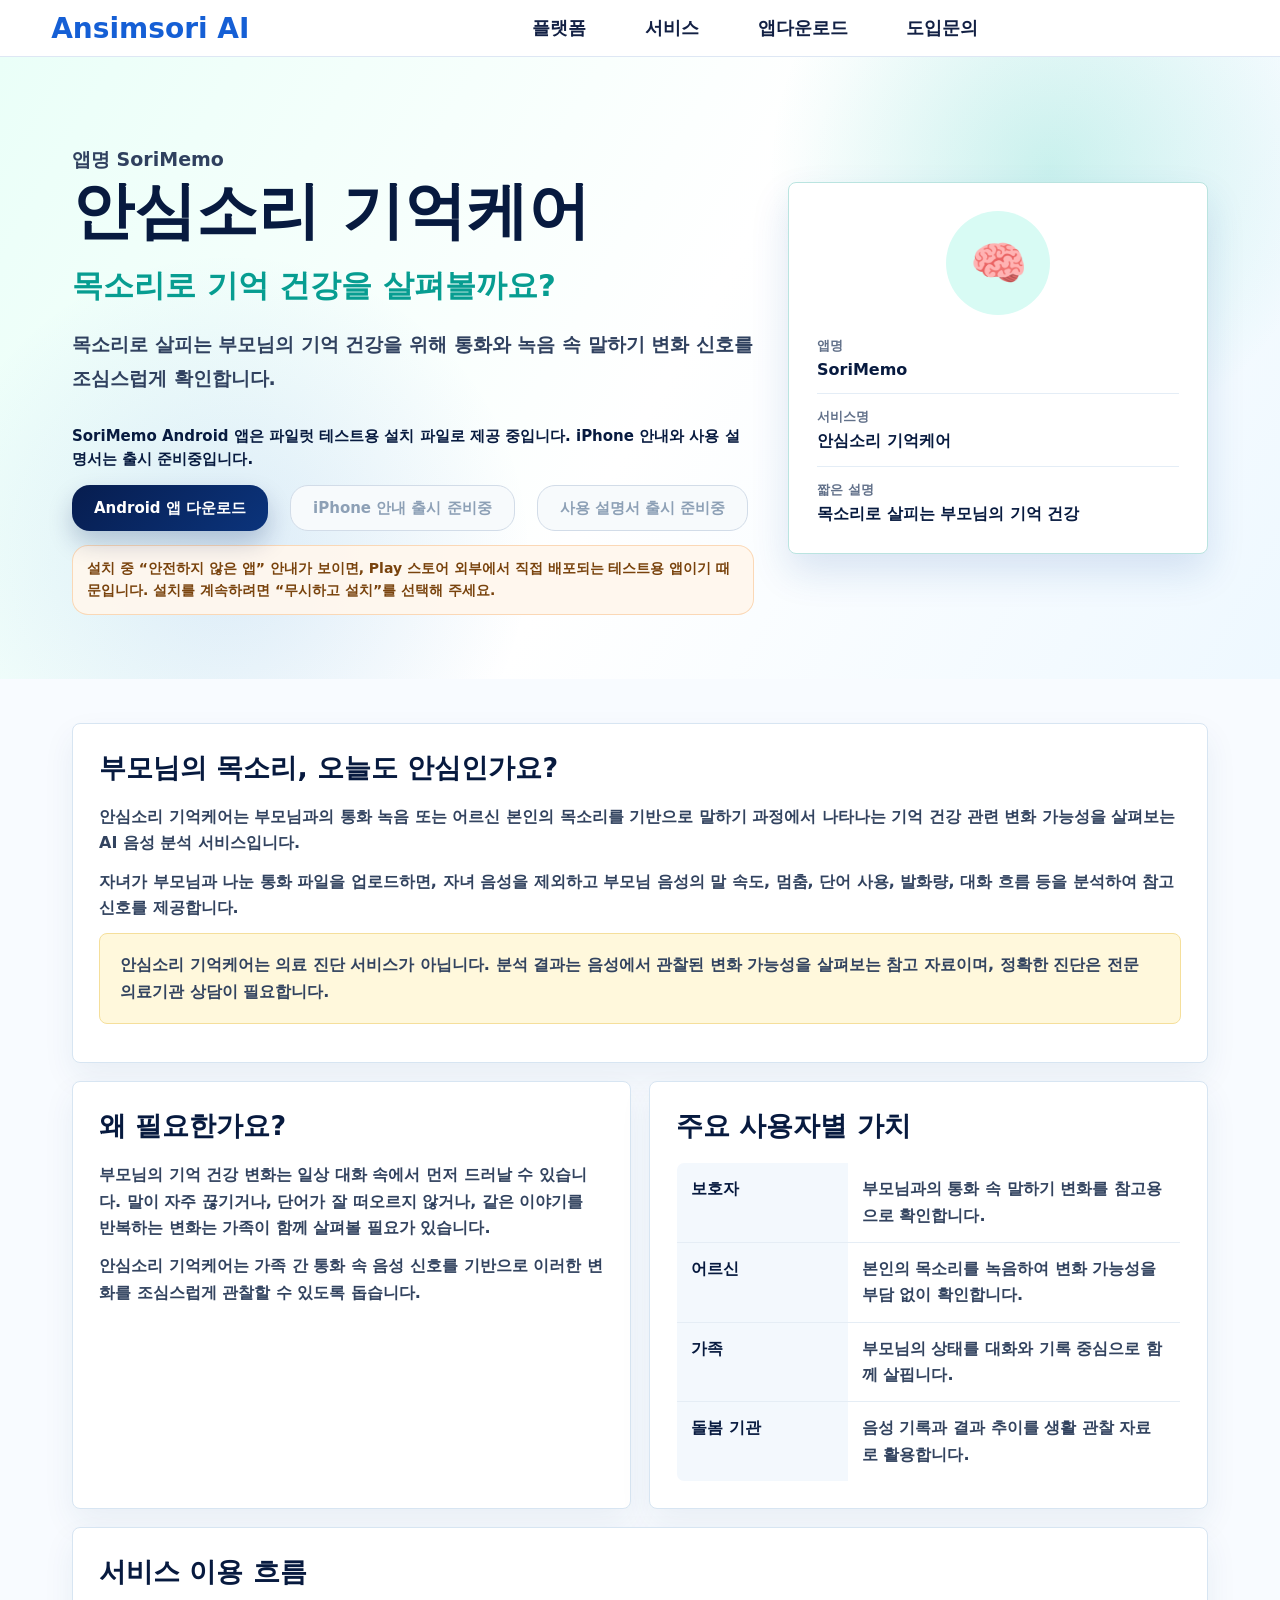
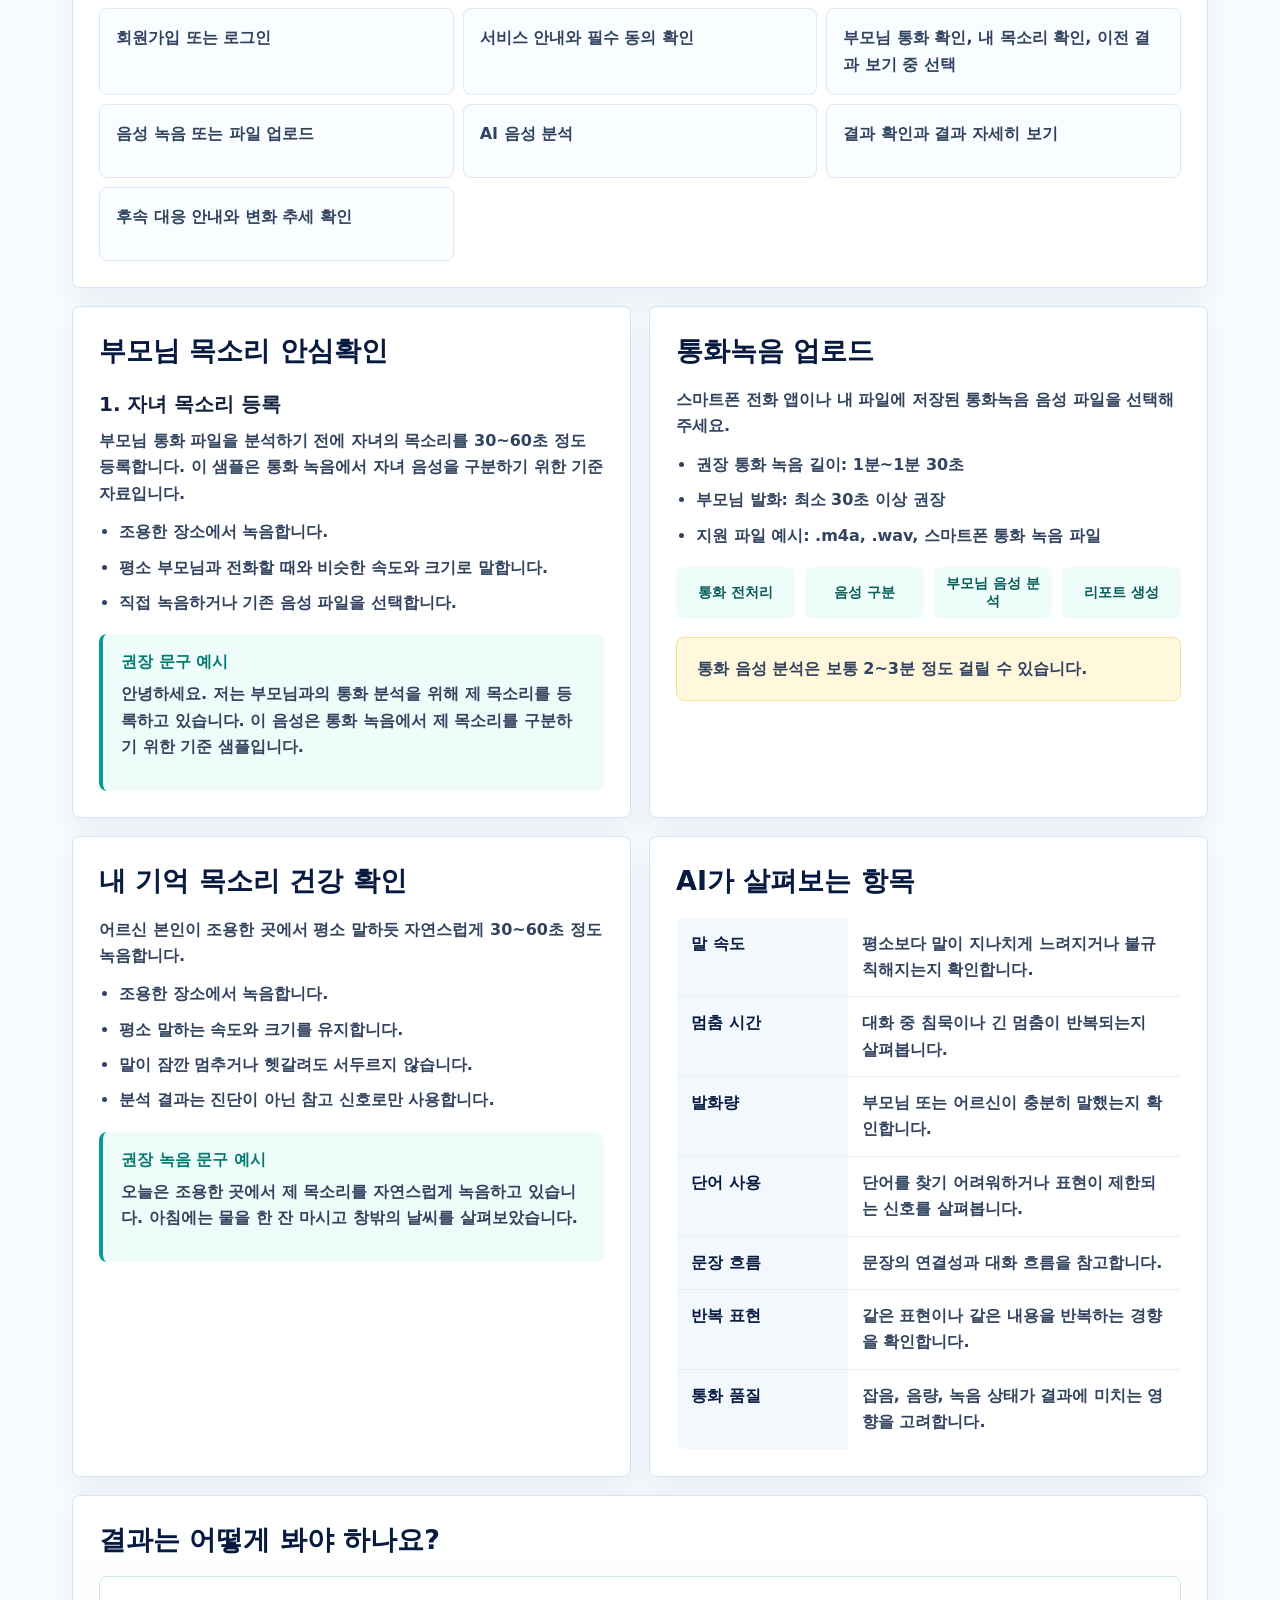
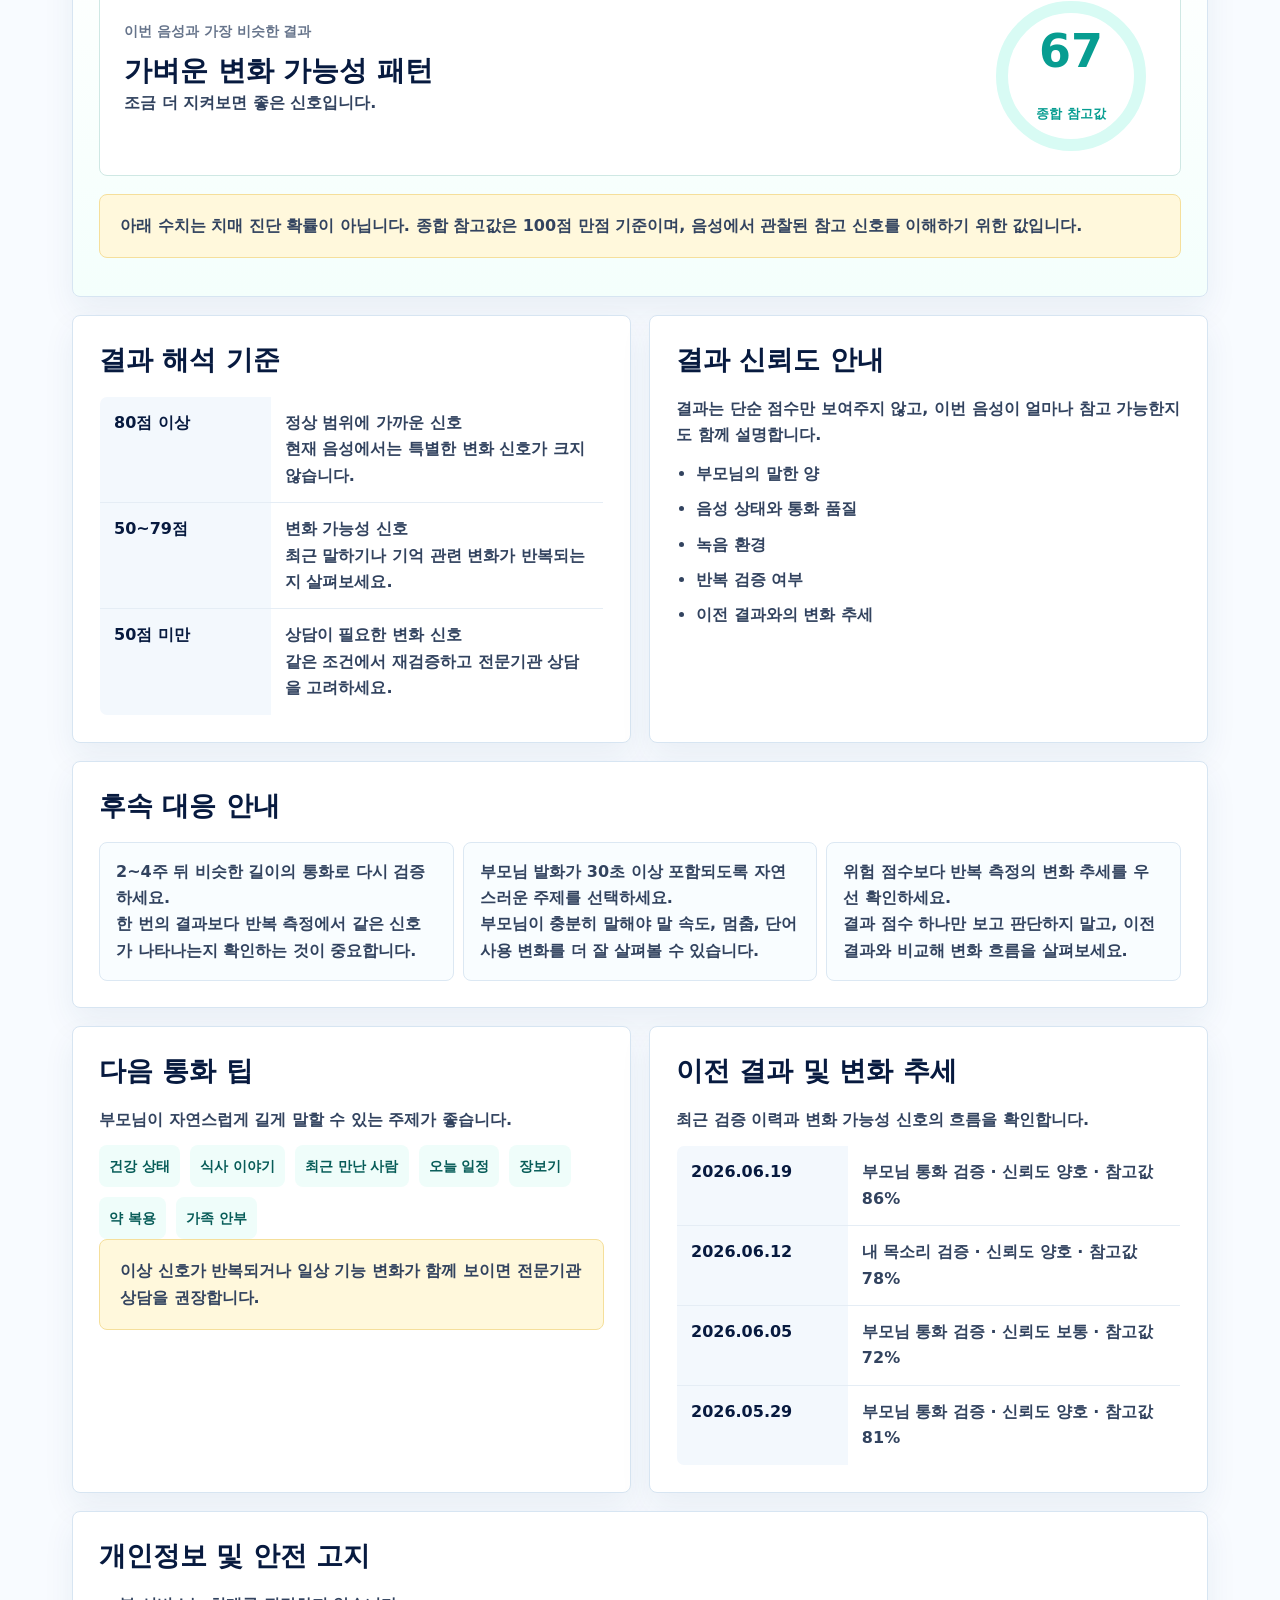
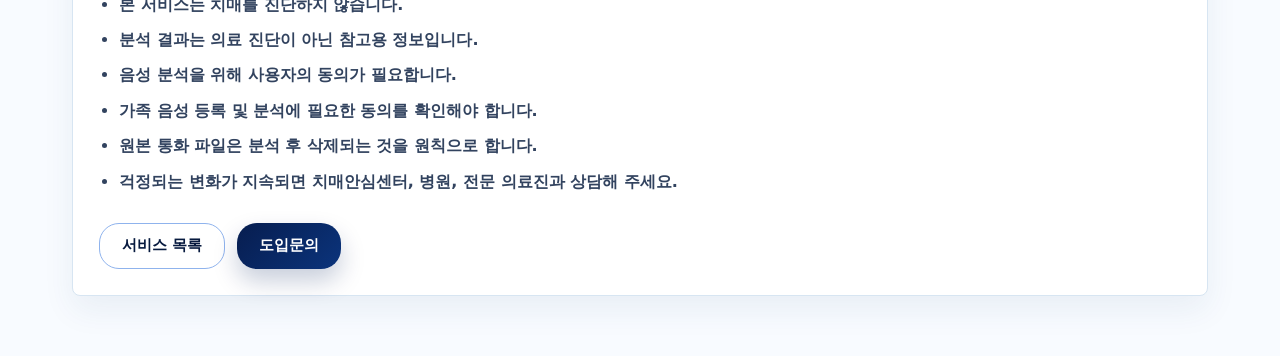
<file: services/memory-care.html>
<!doctype html>
<html lang="ko">
  <head>
    <meta charset="UTF-8" />
    <meta name="viewport" content="width=device-width, initial-scale=1.0" />
    <title>안심소리 기억케어 · SoriMemo | ANSIMSORI AI</title>
    <link rel="stylesheet" href="../styles.css" />
  </head>
  <body class="service-page memory-care-page">
    <header class="site-header">
      <a class="brand" href="../index.html#top" aria-label="안심소리 AI 홈">
        <span class="brand-wave" aria-hidden="true"></span>
        <span>Ansimsori AI</span>
      </a>
      <button class="menu-toggle" type="button" aria-label="메뉴 열기" aria-expanded="false">
        <span></span><span></span><span></span>
      </button>
      <nav class="nav" aria-label="주요 메뉴"><a href="../index.html#platform">플랫폼</a><a href="../index.html#service">서비스</a><a href="memory-care.html">앱다운로드</a><a href="../index.html#contact">도입문의</a></nav>
    </header>

    <main>
      <section class="service-hero mint">
        <div class="service-hero-inner">
          <div>
            <p class="eyebrow">앱명 SoriMemo</p>
            <h1>안심소리 기억케어<strong>목소리로 기억 건강을 살펴볼까요?</strong></h1>
            <p>목소리로 살피는 부모님의 기억 건강을 위해 통화와 녹음 속 말하기 변화 신호를 조심스럽게 확인합니다.</p>
            <div class="hero-download-panel">
              <p>SoriMemo Android 앱은 파일럿 테스트용 설치 파일로 제공 중입니다. iPhone 안내와 사용 설명서는 출시 준비중입니다.</p>
              <div class="hero-download-actions">
                <a class="button primary" href="../downloads/sorimemo.apk" download>Android 앱 다운로드</a>
                <span class="button disabled" aria-disabled="true">iPhone 안내 출시 준비중</span>
                <span class="button disabled" aria-disabled="true">사용 설명서 출시 준비중</span>
              </div>
              <p class="install-warning">설치 중 “안전하지 않은 앱” 안내가 보이면, Play 스토어 외부에서 직접 배포되는 테스트용 앱이기 때문입니다. 설치를 계속하려면 “무시하고 설치”를 선택해 주세요.</p>
            </div>
          </div>
          <aside class="service-visual-card">
            <span class="small-icon">🧠</span>
            <dl>
              <div><dt>앱명</dt><dd>SoriMemo</dd></div>
              <div><dt>서비스명</dt><dd>안심소리 기억케어</dd></div>
              <div><dt>짧은 설명</dt><dd>목소리로 살피는 부모님의 기억 건강</dd></div>
            </dl>
          </aside>
        </div>
      </section>

      <section class="service-content">
        <div class="memory-intro">
          <article class="spec-block wide">
            <h2>부모님의 목소리, 오늘도 안심인가요?</h2>
            <p><strong>안심소리 기억케어</strong>는 부모님과의 통화 녹음 또는 어르신 본인의 목소리를 기반으로 말하기 과정에서 나타나는 기억 건강 관련 변화 가능성을 살펴보는 AI 음성 분석 서비스입니다.</p>
            <p>자녀가 부모님과 나눈 통화 파일을 업로드하면, 자녀 음성을 제외하고 부모님 음성의 말 속도, 멈춤, 단어 사용, 발화량, 대화 흐름 등을 분석하여 참고 신호를 제공합니다.</p>
            <p class="safe-note">안심소리 기억케어는 의료 진단 서비스가 아닙니다. 분석 결과는 음성에서 관찰된 변화 가능성을 살펴보는 참고 자료이며, 정확한 진단은 전문 의료기관 상담이 필요합니다.</p>
          </article>
        </div>

        <div class="spec-grid">
          <article class="spec-block" id="why-needed">
            <h2>왜 필요한가요?</h2>
            <p>부모님의 기억 건강 변화는 일상 대화 속에서 먼저 드러날 수 있습니다. 말이 자주 끊기거나, 단어가 잘 떠오르지 않거나, 같은 이야기를 반복하는 변화는 가족이 함께 살펴볼 필요가 있습니다.</p>
            <p>안심소리 기억케어는 가족 간 통화 속 음성 신호를 기반으로 이러한 변화를 조심스럽게 관찰할 수 있도록 돕습니다.</p>
          </article>

          <article class="spec-block">
            <h2>주요 사용자별 가치</h2>
            <table class="spec-table">
              <tr><th>보호자</th><td>부모님과의 통화 속 말하기 변화를 참고용으로 확인합니다.</td></tr>
              <tr><th>어르신</th><td>본인의 목소리를 녹음하여 변화 가능성을 부담 없이 확인합니다.</td></tr>
              <tr><th>가족</th><td>부모님의 상태를 대화와 기록 중심으로 함께 살핍니다.</td></tr>
              <tr><th>돌봄 기관</th><td>음성 기록과 결과 추이를 생활 관찰 자료로 활용합니다.</td></tr>
            </table>
          </article>

          <article class="spec-block wide">
            <h2>서비스 이용 흐름</h2>
            <ol class="flow-list">
              <li>회원가입 또는 로그인</li>
              <li>서비스 안내와 필수 동의 확인</li>
              <li>부모님 통화 확인, 내 목소리 확인, 이전 결과 보기 중 선택</li>
              <li>음성 녹음 또는 파일 업로드</li>
              <li>AI 음성 분석</li>
              <li>결과 확인과 결과 자세히 보기</li>
              <li>후속 대응 안내와 변화 추세 확인</li>
            </ol>
          </article>

          <article class="spec-block" id="parent-check">
            <h2>부모님 목소리 안심확인</h2>
            <h3>1. 자녀 목소리 등록</h3>
            <p>부모님 통화 파일을 분석하기 전에 자녀의 목소리를 30~60초 정도 등록합니다. 이 샘플은 통화 녹음에서 자녀 음성을 구분하기 위한 기준 자료입니다.</p>
            <ul>
              <li>조용한 장소에서 녹음합니다.</li>
              <li>평소 부모님과 전화할 때와 비슷한 속도와 크기로 말합니다.</li>
              <li>직접 녹음하거나 기존 음성 파일을 선택합니다.</li>
            </ul>
            <div class="phrase-box">
              <strong>권장 문구 예시</strong>
              <p>안녕하세요. 저는 부모님과의 통화 분석을 위해 제 목소리를 등록하고 있습니다. 이 음성은 통화 녹음에서 제 목소리를 구분하기 위한 기준 샘플입니다.</p>
            </div>
          </article>

          <article class="spec-block">
            <h2>통화녹음 업로드</h2>
            <p>스마트폰 전화 앱이나 내 파일에 저장된 통화녹음 음성 파일을 선택해 주세요.</p>
            <ul>
              <li>권장 통화 녹음 길이: 1분~1분 30초</li>
              <li>부모님 발화: 최소 30초 이상 권장</li>
              <li>지원 파일 예시: .m4a, .wav, 스마트폰 통화 녹음 파일</li>
            </ul>
            <div class="analysis-steps">
              <span>통화 전처리</span>
              <span>음성 구분</span>
              <span>부모님 음성 분석</span>
              <span>리포트 생성</span>
            </div>
            <p class="safe-note">통화 음성 분석은 보통 2~3분 정도 걸릴 수 있습니다.</p>
          </article>

          <article class="spec-block" id="self-check">
            <h2>내 기억 목소리 건강 확인</h2>
            <p>어르신 본인이 조용한 곳에서 평소 말하듯 자연스럽게 30~60초 정도 녹음합니다.</p>
            <ul>
              <li>조용한 장소에서 녹음합니다.</li>
              <li>평소 말하는 속도와 크기를 유지합니다.</li>
              <li>말이 잠깐 멈추거나 헷갈려도 서두르지 않습니다.</li>
              <li>분석 결과는 진단이 아닌 참고 신호로만 사용합니다.</li>
            </ul>
            <div class="phrase-box">
              <strong>권장 녹음 문구 예시</strong>
              <p>오늘은 조용한 곳에서 제 목소리를 자연스럽게 녹음하고 있습니다. 아침에는 물을 한 잔 마시고 창밖의 날씨를 살펴보았습니다.</p>
            </div>
          </article>

          <article class="spec-block">
            <h2>AI가 살펴보는 항목</h2>
            <table class="spec-table">
              <tr><th>말 속도</th><td>평소보다 말이 지나치게 느려지거나 불규칙해지는지 확인합니다.</td></tr>
              <tr><th>멈춤 시간</th><td>대화 중 침묵이나 긴 멈춤이 반복되는지 살펴봅니다.</td></tr>
              <tr><th>발화량</th><td>부모님 또는 어르신이 충분히 말했는지 확인합니다.</td></tr>
              <tr><th>단어 사용</th><td>단어를 찾기 어려워하거나 표현이 제한되는 신호를 살펴봅니다.</td></tr>
              <tr><th>문장 흐름</th><td>문장의 연결성과 대화 흐름을 참고합니다.</td></tr>
              <tr><th>반복 표현</th><td>같은 표현이나 같은 내용을 반복하는 경향을 확인합니다.</td></tr>
              <tr><th>통화 품질</th><td>잡음, 음량, 녹음 상태가 결과에 미치는 영향을 고려합니다.</td></tr>
            </table>
          </article>

          <article class="spec-block wide result-preview">
            <h2>결과는 어떻게 봐야 하나요?</h2>
            <div class="result-card">
              <div>
                <span class="result-label">이번 음성과 가장 비슷한 결과</span>
                <strong>가벼운 변화 가능성 패턴</strong>
                <p>조금 더 지켜보면 좋은 신호입니다.</p>
              </div>
              <div class="score-circle" aria-label="종합 참고값 67점">
                <b>67</b>
                <span>종합 참고값</span>
              </div>
            </div>
            <p class="safe-note">아래 수치는 치매 진단 확률이 아닙니다. 종합 참고값은 100점 만점 기준이며, 음성에서 관찰된 참고 신호를 이해하기 위한 값입니다.</p>
          </article>

          <article class="spec-block">
            <h2>결과 해석 기준</h2>
            <table class="spec-table">
              <tr><th>80점 이상</th><td>정상 범위에 가까운 신호<br />현재 음성에서는 특별한 변화 신호가 크지 않습니다.</td></tr>
              <tr><th>50~79점</th><td>변화 가능성 신호<br />최근 말하기나 기억 관련 변화가 반복되는지 살펴보세요.</td></tr>
              <tr><th>50점 미만</th><td>상담이 필요한 변화 신호<br />같은 조건에서 재검증하고 전문기관 상담을 고려하세요.</td></tr>
            </table>
          </article>

          <article class="spec-block">
            <h2>결과 신뢰도 안내</h2>
            <p>결과는 단순 점수만 보여주지 않고, 이번 음성이 얼마나 참고 가능한지도 함께 설명합니다.</p>
            <ul>
              <li>부모님의 말한 양</li>
              <li>음성 상태와 통화 품질</li>
              <li>녹음 환경</li>
              <li>반복 검증 여부</li>
              <li>이전 결과와의 변화 추세</li>
            </ul>
          </article>

          <article class="spec-block wide">
            <h2>후속 대응 안내</h2>
            <ol class="flow-list">
              <li><strong>2~4주 뒤 비슷한 길이의 통화로 다시 검증하세요.</strong><br />한 번의 결과보다 반복 측정에서 같은 신호가 나타나는지 확인하는 것이 중요합니다.</li>
              <li><strong>부모님 발화가 30초 이상 포함되도록 자연스러운 주제를 선택하세요.</strong><br />부모님이 충분히 말해야 말 속도, 멈춤, 단어 사용 변화를 더 잘 살펴볼 수 있습니다.</li>
              <li><strong>위험 점수보다 반복 측정의 변화 추세를 우선 확인하세요.</strong><br />결과 점수 하나만 보고 판단하지 말고, 이전 결과와 비교해 변화 흐름을 살펴보세요.</li>
            </ol>
          </article>

          <article class="spec-block">
            <h2>다음 통화 팁</h2>
            <p>부모님이 자연스럽게 길게 말할 수 있는 주제가 좋습니다.</p>
            <ul class="topic-list">
              <li>건강 상태</li><li>식사 이야기</li><li>최근 만난 사람</li><li>오늘 일정</li><li>장보기</li><li>약 복용</li><li>가족 안부</li>
            </ul>
            <p class="safe-note">이상 신호가 반복되거나 일상 기능 변화가 함께 보이면 전문기관 상담을 권장합니다.</p>
          </article>

          <article class="spec-block" id="history">
            <h2>이전 결과 및 변화 추세</h2>
            <p>최근 검증 이력과 변화 가능성 신호의 흐름을 확인합니다.</p>
            <table class="spec-table">
              <tr><th>2026.06.19</th><td>부모님 통화 검증 · 신뢰도 양호 · 참고값 86%</td></tr>
              <tr><th>2026.06.12</th><td>내 목소리 검증 · 신뢰도 양호 · 참고값 78%</td></tr>
              <tr><th>2026.06.05</th><td>부모님 통화 검증 · 신뢰도 보통 · 참고값 72%</td></tr>
              <tr><th>2026.05.29</th><td>부모님 통화 검증 · 신뢰도 양호 · 참고값 81%</td></tr>
            </table>
          </article>
          <article class="spec-block wide">
            <h2>개인정보 및 안전 고지</h2>
            <ul>
              <li>본 서비스는 치매를 진단하지 않습니다.</li>
              <li>분석 결과는 의료 진단이 아닌 참고용 정보입니다.</li>
              <li>음성 분석을 위해 사용자의 동의가 필요합니다.</li>
              <li>가족 음성 등록 및 분석에 필요한 동의를 확인해야 합니다.</li>
              <li>원본 통화 파일은 분석 후 삭제되는 것을 원칙으로 합니다.</li>
              <li>걱정되는 변화가 지속되면 치매안심센터, 병원, 전문 의료진과 상담해 주세요.</li>
            </ul>
            <div class="service-bottom-nav">
              <a class="button secondary" href="../index.html#service">서비스 목록</a>
              <a class="button primary" href="../index.html#contact">도입문의</a>
            </div>
          </article>
        </div>
      </section>
    </main>
    <script src="../script.js"></script>
  </body>
</html>
</file>
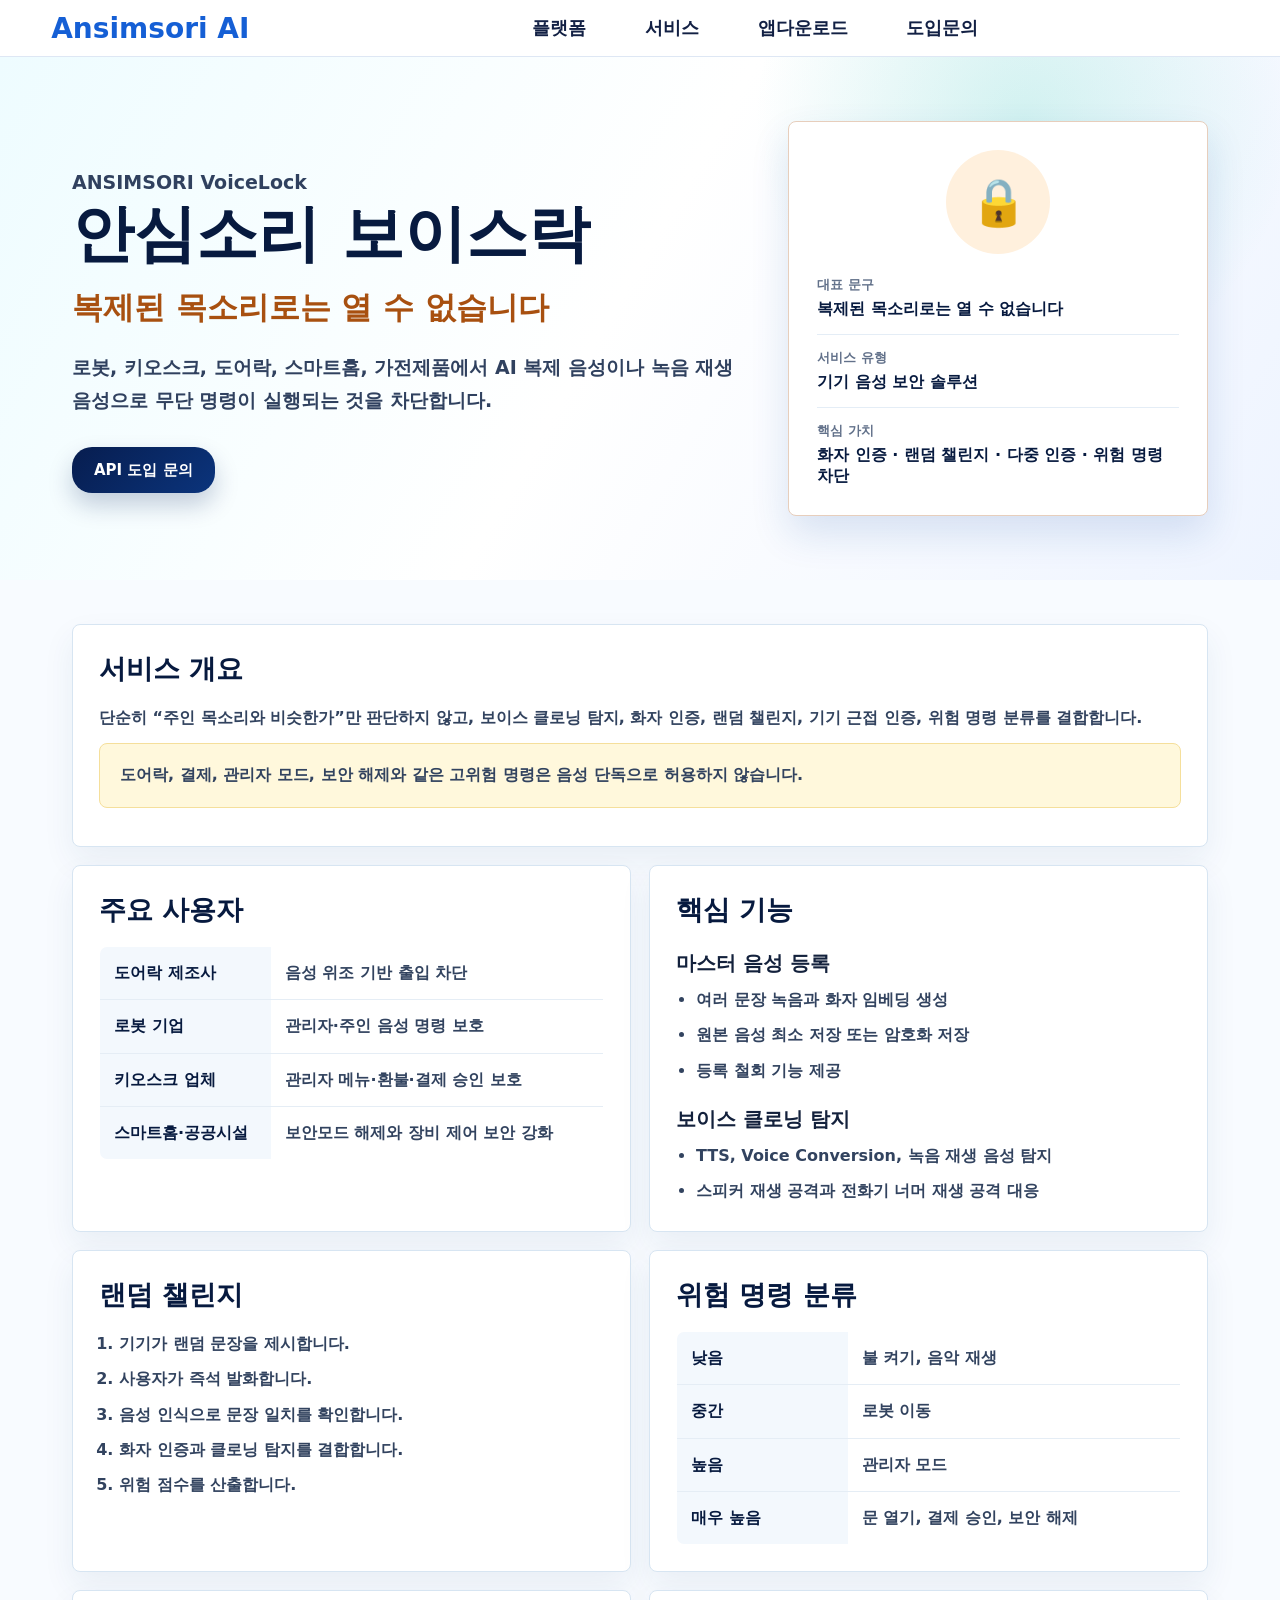
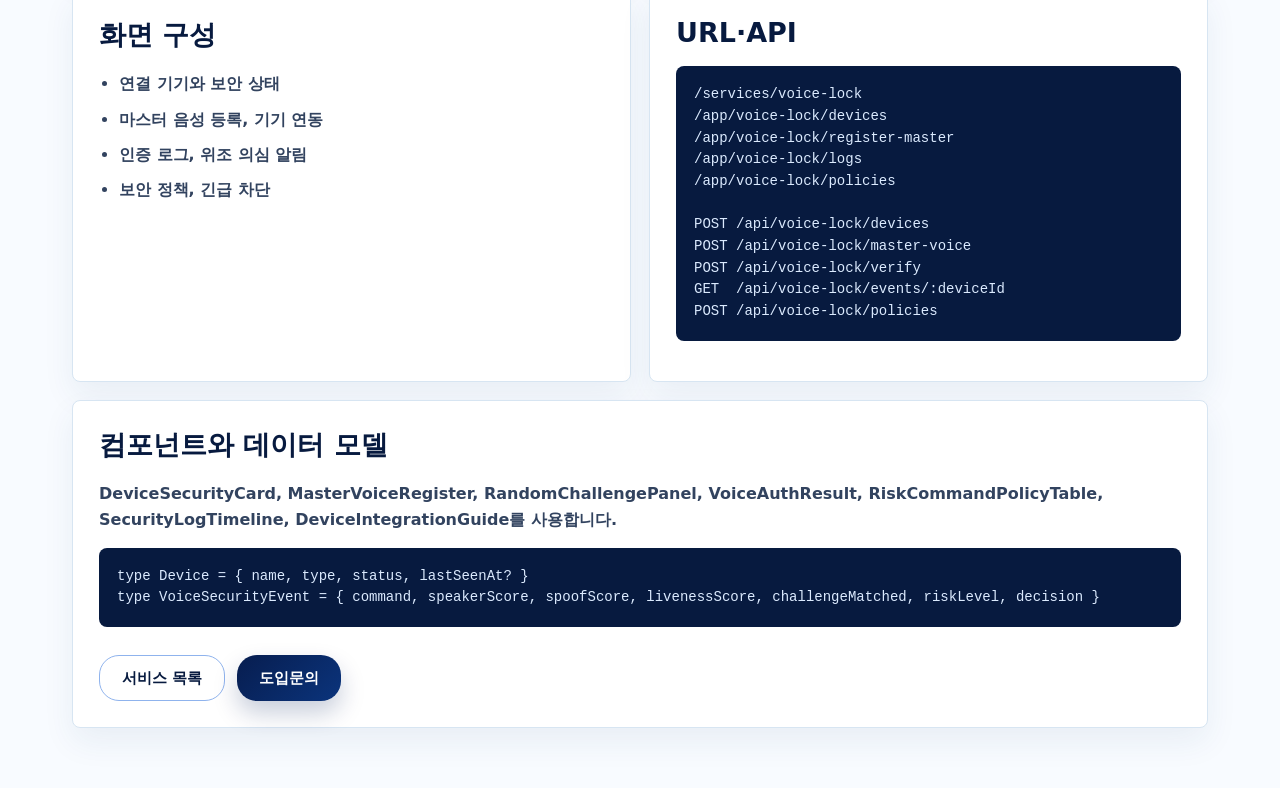
<file: services/voice-lock.html>
<!doctype html>
<html lang="ko">
  <head><meta charset="UTF-8" /><meta name="viewport" content="width=device-width, initial-scale=1.0" /><title>안심소리 보이스락 | ANSIMSORI AI</title><link rel="stylesheet" href="../styles.css" /></head>
  <body class="service-page">
    <header class="site-header"><a class="brand" href="../index.html#top"><span class="brand-wave" aria-hidden="true"></span><span>Ansimsori AI</span></a><button class="menu-toggle" type="button" aria-label="메뉴 열기" aria-expanded="false"><span></span><span></span><span></span></button><nav class="nav" aria-label="주요 메뉴"><a href="../index.html#platform">플랫폼</a><a href="../index.html#service">서비스</a><a href="memory-care.html">앱다운로드</a><a href="../index.html#contact">도입문의</a></nav></header>
    <main>
      <section class="service-hero amber"><div class="service-hero-inner"><div><p class="eyebrow">ANSIMSORI VoiceLock</p><h1>안심소리 보이스락<strong>복제된 목소리로는 열 수 없습니다</strong></h1><p>로봇, 키오스크, 도어락, 스마트홈, 가전제품에서 AI 복제 음성이나 녹음 재생 음성으로 무단 명령이 실행되는 것을 차단합니다.</p><div class="service-hero-actions"><a class="button primary" href="../index.html#contact">API 도입 문의</a></div></div><aside class="service-visual-card"><span class="small-icon">🔒</span><dl><div><dt>대표 문구</dt><dd>복제된 목소리로는 열 수 없습니다</dd></div><div><dt>서비스 유형</dt><dd>기기 음성 보안 솔루션</dd></div><div><dt>핵심 가치</dt><dd>화자 인증 · 랜덤 챌린지 · 다중 인증 · 위험 명령 차단</dd></div></dl></aside></div></section>
      <section class="service-content"><div class="spec-grid">
        <article class="spec-block wide"><h2>서비스 개요</h2><p>단순히 “주인 목소리와 비슷한가”만 판단하지 않고, 보이스 클로닝 탐지, 화자 인증, 랜덤 챌린지, 기기 근접 인증, 위험 명령 분류를 결합합니다.</p><p class="safe-note">도어락, 결제, 관리자 모드, 보안 해제와 같은 고위험 명령은 음성 단독으로 허용하지 않습니다.</p></article>
        <article class="spec-block"><h2>주요 사용자</h2><table class="spec-table"><tr><th>도어락 제조사</th><td>음성 위조 기반 출입 차단</td></tr><tr><th>로봇 기업</th><td>관리자·주인 음성 명령 보호</td></tr><tr><th>키오스크 업체</th><td>관리자 메뉴·환불·결제 승인 보호</td></tr><tr><th>스마트홈·공공시설</th><td>보안모드 해제와 장비 제어 보안 강화</td></tr></table></article>
        <article class="spec-block"><h2>핵심 기능</h2><h3>마스터 음성 등록</h3><ul><li>여러 문장 녹음과 화자 임베딩 생성</li><li>원본 음성 최소 저장 또는 암호화 저장</li><li>등록 철회 기능 제공</li></ul><h3>보이스 클로닝 탐지</h3><ul><li>TTS, Voice Conversion, 녹음 재생 음성 탐지</li><li>스피커 재생 공격과 전화기 너머 재생 공격 대응</li></ul></article>
        <article class="spec-block"><h2>랜덤 챌린지</h2><ol><li>기기가 랜덤 문장을 제시합니다.</li><li>사용자가 즉석 발화합니다.</li><li>음성 인식으로 문장 일치를 확인합니다.</li><li>화자 인증과 클로닝 탐지를 결합합니다.</li><li>위험 점수를 산출합니다.</li></ol></article>
        <article class="spec-block"><h2>위험 명령 분류</h2><table class="spec-table"><tr><th>낮음</th><td>불 켜기, 음악 재생</td></tr><tr><th>중간</th><td>로봇 이동</td></tr><tr><th>높음</th><td>관리자 모드</td></tr><tr><th>매우 높음</th><td>문 열기, 결제 승인, 보안 해제</td></tr></table></article>
        <article class="spec-block"><h2>화면 구성</h2><ul><li>연결 기기와 보안 상태</li><li>마스터 음성 등록, 기기 연동</li><li>인증 로그, 위조 의심 알림</li><li>보안 정책, 긴급 차단</li></ul></article>
        <article class="spec-block"><h2>URL·API</h2><pre class="code-list">/services/voice-lock
/app/voice-lock/devices
/app/voice-lock/register-master
/app/voice-lock/logs
/app/voice-lock/policies

POST /api/voice-lock/devices
POST /api/voice-lock/master-voice
POST /api/voice-lock/verify
GET  /api/voice-lock/events/:deviceId
POST /api/voice-lock/policies</pre></article>
        <article class="spec-block wide"><h2>컴포넌트와 데이터 모델</h2><p>DeviceSecurityCard, MasterVoiceRegister, RandomChallengePanel, VoiceAuthResult, RiskCommandPolicyTable, SecurityLogTimeline, DeviceIntegrationGuide를 사용합니다.</p><pre class="code-list">type Device = { name, type, status, lastSeenAt? }
type VoiceSecurityEvent = { command, speakerScore, spoofScore, livenessScore, challengeMatched, riskLevel, decision }</pre><div class="service-bottom-nav"><a class="button secondary" href="../index.html#service">서비스 목록</a><a class="button primary" href="../index.html#contact">도입문의</a></div></article>
      </div></section>
    </main><script src="../script.js"></script>
  </body>
</html>
</file>
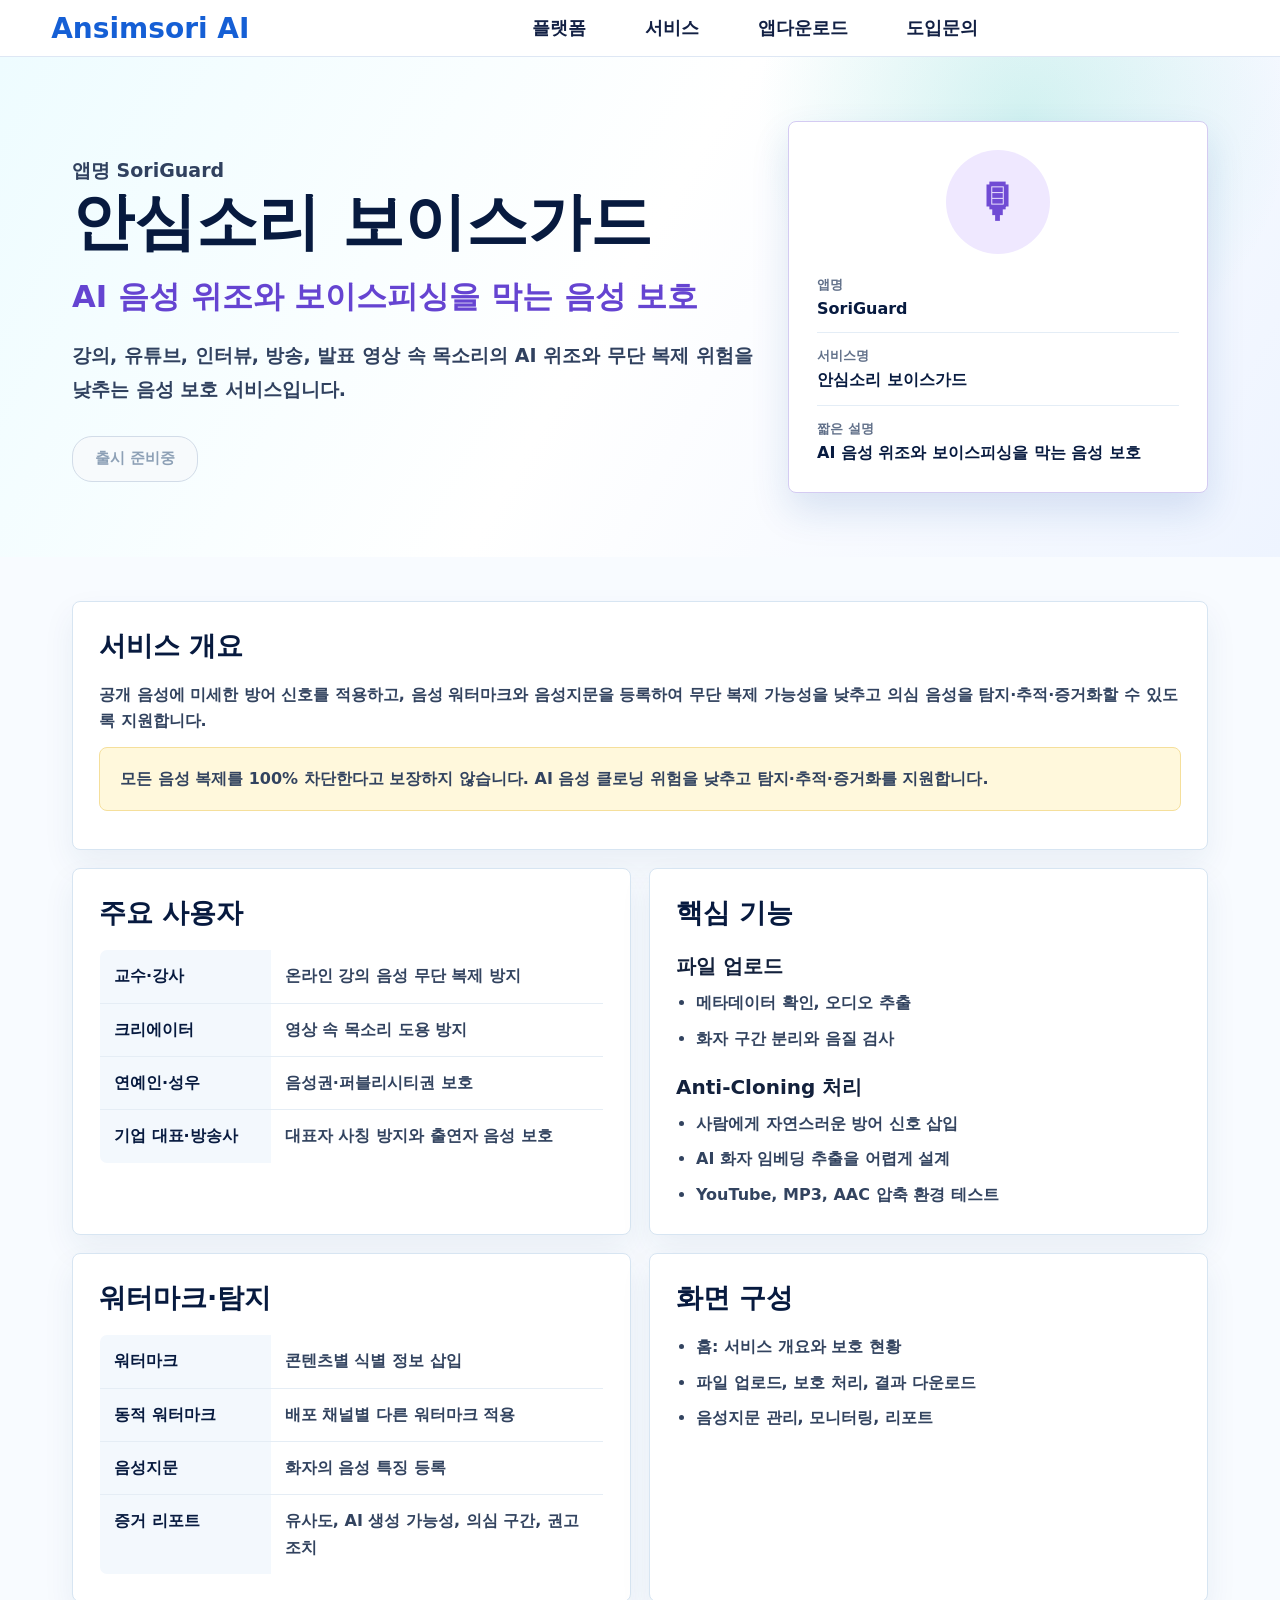
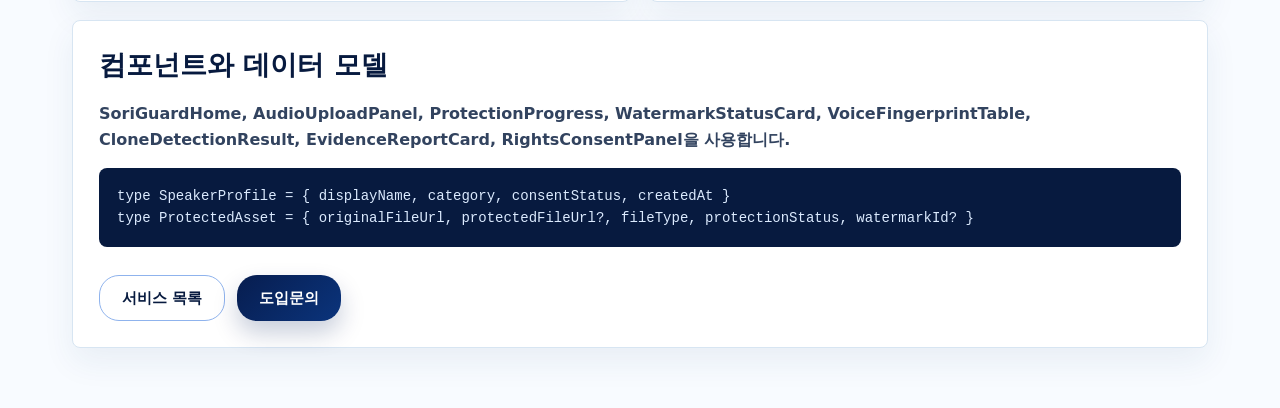
<file: services/voice-shield.html>
<!doctype html>
<html lang="ko">
  <head><meta charset="UTF-8" /><meta name="viewport" content="width=device-width, initial-scale=1.0" /><title>안심소리 보이스가드 · SoriGuard | ANSIMSORI AI</title><link rel="stylesheet" href="../styles.css" /></head>
  <body class="service-page">
    <header class="site-header"><a class="brand" href="../index.html#top"><span class="brand-wave" aria-hidden="true"></span><span>Ansimsori AI</span></a><button class="menu-toggle" type="button" aria-label="메뉴 열기" aria-expanded="false"><span></span><span></span><span></span></button><nav class="nav" aria-label="주요 메뉴"><a href="../index.html#platform">플랫폼</a><a href="../index.html#service">서비스</a><a href="memory-care.html">앱다운로드</a><a href="../index.html#contact">도입문의</a></nav></header>
    <main>
      <section class="service-hero violet"><div class="service-hero-inner"><div><p class="eyebrow">앱명 SoriGuard</p><h1>안심소리 보이스가드<strong>AI 음성 위조와 보이스피싱을 막는 음성 보호</strong></h1><p>강의, 유튜브, 인터뷰, 방송, 발표 영상 속 목소리의 AI 위조와 무단 복제 위험을 낮추는 음성 보호 서비스입니다.</p><div class="service-hero-actions"><span class="button disabled" aria-disabled="true">출시 준비중</span></div></div><aside class="service-visual-card"><span class="small-icon">🎙</span><dl><div><dt>앱명</dt><dd>SoriGuard</dd></div><div><dt>서비스명</dt><dd>안심소리 보이스가드</dd></div><div><dt>짧은 설명</dt><dd>AI 음성 위조와 보이스피싱을 막는 음성 보호</dd></div></dl></aside></div></section>
      <section class="service-content"><div class="spec-grid">
        <article class="spec-block wide"><h2>서비스 개요</h2><p>공개 음성에 미세한 방어 신호를 적용하고, 음성 워터마크와 음성지문을 등록하여 무단 복제 가능성을 낮추고 의심 음성을 탐지·추적·증거화할 수 있도록 지원합니다.</p><p class="safe-note">모든 음성 복제를 100% 차단한다고 보장하지 않습니다. AI 음성 클로닝 위험을 낮추고 탐지·추적·증거화를 지원합니다.</p></article>
        <article class="spec-block"><h2>주요 사용자</h2><table class="spec-table"><tr><th>교수·강사</th><td>온라인 강의 음성 무단 복제 방지</td></tr><tr><th>크리에이터</th><td>영상 속 목소리 도용 방지</td></tr><tr><th>연예인·성우</th><td>음성권·퍼블리시티권 보호</td></tr><tr><th>기업 대표·방송사</th><td>대표자 사칭 방지와 출연자 음성 보호</td></tr></table></article>
        <article class="spec-block"><h2>핵심 기능</h2><h3>파일 업로드</h3><ul><li>메타데이터 확인, 오디오 추출</li><li>화자 구간 분리와 음질 검사</li></ul><h3>Anti-Cloning 처리</h3><ul><li>사람에게 자연스러운 방어 신호 삽입</li><li>AI 화자 임베딩 추출을 어렵게 설계</li><li>YouTube, MP3, AAC 압축 환경 테스트</li></ul></article>
        <article class="spec-block"><h2>워터마크·탐지</h2><table class="spec-table"><tr><th>워터마크</th><td>콘텐츠별 식별 정보 삽입</td></tr><tr><th>동적 워터마크</th><td>배포 채널별 다른 워터마크 적용</td></tr><tr><th>음성지문</th><td>화자의 음성 특징 등록</td></tr><tr><th>증거 리포트</th><td>유사도, AI 생성 가능성, 의심 구간, 권고 조치</td></tr></table></article>
        <article class="spec-block"><h2>화면 구성</h2><ul><li>홈: 서비스 개요와 보호 현황</li><li>파일 업로드, 보호 처리, 결과 다운로드</li><li>음성지문 관리, 모니터링, 리포트</li></ul></article>
        <article class="spec-block wide"><h2>컴포넌트와 데이터 모델</h2><p>SoriGuardHome, AudioUploadPanel, ProtectionProgress, WatermarkStatusCard, VoiceFingerprintTable, CloneDetectionResult, EvidenceReportCard, RightsConsentPanel을 사용합니다.</p><pre class="code-list">type SpeakerProfile = { displayName, category, consentStatus, createdAt }
type ProtectedAsset = { originalFileUrl, protectedFileUrl?, fileType, protectionStatus, watermarkId? }</pre><div class="service-bottom-nav"><a class="button secondary" href="../index.html#service">서비스 목록</a><a class="button primary" href="../index.html#contact">도입문의</a></div></article>
      </div></section>
    </main><script src="../script.js"></script>
  </body>
</html>
</file>
<file: styles.css>
:root {
  --navy: #071a3f;
  --blue: #155fd5;
  --blue-2: #2f82f3;
  --mint: #20c6af;
  --teal: #0aaea5;
  --violet: #7b55d9;
  --amber: #f18a24;
  --line: #d9e4f2;
  --text: #13213c;
  --muted: #5f6f89;
  --bg: #f6fbff;
  --shadow: 0 18px 38px rgba(20, 76, 160, 0.14);
}

* {
  box-sizing: border-box;
}

html {
  scroll-behavior: smooth;
}

body {
  margin: 0;
  color: var(--text);
  font-family: system-ui, -apple-system, BlinkMacSystemFont, "Segoe UI", sans-serif;
  background: #f9fcff;
  letter-spacing: 0;
}

a {
  color: inherit;
  text-decoration: none;
}

.site-header {
  position: sticky;
  top: 0;
  z-index: 20;
  display: flex;
  align-items: center;
  gap: 32px;
  min-height: 48px;
  padding: 0 clamp(22px, 4vw, 52px);
  border-bottom: 1px solid rgba(214, 226, 242, 0.8);
  background: rgba(255, 255, 255, 0.94);
  backdrop-filter: blur(18px);
}

.brand {
  display: inline-flex;
  align-items: center;
  gap: 10px;
  flex: 0 0 auto;
  color: var(--blue);
  font-size: clamp(21px, 2.2vw, 28px);
  font-weight: 900;
  white-space: nowrap;
}

.brand-wave {
  display: none;
  width: 40px;
  height: 22px;
  background:
    radial-gradient(circle at 5px 12px, transparent 6px, var(--blue) 7px, transparent 8px),
    linear-gradient(90deg, transparent 0 8px, var(--blue) 8px 11px, transparent 11px 17px, var(--blue) 17px 20px, transparent 20px 27px, var(--blue) 27px 30px, transparent 30px),
    radial-gradient(circle at 36px 12px, transparent 6px, var(--blue) 7px, transparent 8px);
  border-radius: 99px;
}

.nav {
  display: flex;
  justify-content: center;
  gap: clamp(34px, 4.6vw, 70px);
  flex: 1 1 auto;
  font-size: 18px;
  font-weight: 850;
  color: #122044;
}

.nav a {
  padding: 16px 0;
}

.header-cta,
.button {
  display: inline-flex;
  align-items: center;
  justify-content: center;
  gap: 10px;
  min-height: 46px;
  padding: 0 22px;
  border-radius: 20px;
  font-size: 15px;
  font-weight: 800;
  white-space: nowrap;
}

.header-cta,
.button.primary {
  color: #fff;
  background: linear-gradient(135deg, #071d4f, #0b347c);
  box-shadow: 0 12px 24px rgba(4, 31, 89, 0.22);
}

.button.secondary {
  color: var(--navy);
  border: 1px solid #8fb3ed;
  background: rgba(255, 255, 255, 0.82);
}

.button.ghost {
  color: var(--navy);
  border: 1px solid rgba(7, 26, 63, 0.18);
  background: rgba(255, 255, 255, 0.58);
}

.button.disabled,
.button[aria-disabled="true"] {
  cursor: default;
  color: #8da0b6;
  border: 1px solid #d2dce8;
  background: #f7fafc;
  box-shadow: none;
}

.menu-toggle {
  display: none;
  width: 42px;
  height: 42px;
  border: 1px solid var(--line);
  border-radius: 10px;
  background: #fff;
}

.menu-toggle span {
  display: block;
  width: 20px;
  height: 2px;
  margin: 5px auto;
  background: var(--navy);
}

.hero {
  overflow: hidden;
  background:
    radial-gradient(circle at 78% 34%, rgba(36, 109, 230, 0.14), transparent 27%),
    radial-gradient(circle at 92% 88%, rgba(32, 198, 175, 0.18), transparent 24%),
    linear-gradient(112deg, #ffffff 0%, #f3faff 46%, #eaf6ff 100%);
}

.hero-inner {
  display: grid;
  grid-template-columns: minmax(0, 1.08fr) minmax(360px, 0.92fr);
  gap: 34px;
  align-items: center;
  max-width: 1180px;
  min-height: 580px;
  margin: 0 auto;
  padding: clamp(46px, 5.4vw, 76px) clamp(22px, 4vw, 42px) clamp(38px, 4vw, 58px);
}

.hero-copy h1 {
  margin: 0;
  color: var(--navy);
  font-size: clamp(50px, 6.3vw, 76px);
  line-height: 1.14;
  font-weight: 950;
}

.eyebrow,
.section-title p {
  margin: 0 0 12px;
  color: #086f78;
  font-size: 18px;
  font-weight: 900;
}

.hero-copy h1 strong {
  background: linear-gradient(90deg, #1f61f0, #28c5c0);
  -webkit-background-clip: text;
  color: transparent;
}

.hero-copy > p {
  max-width: 720px;
  margin: 28px 0 0;
  color: #263b62;
  font-size: clamp(20px, 2vw, 24px);
  line-height: 1.75;
  font-weight: 700;
}

.hero-visual {
  position: relative;
  min-height: 438px;
  transform: translateY(-24px);
}

.hero-visual::before {
  content: "";
  position: absolute;
  inset: 8px -74px 34px 20px;
  opacity: 0.56;
  background: radial-gradient(circle, transparent 0 50%, rgba(63, 118, 225, 0.36) 50.4% 51%, transparent 51.4%);
  border-radius: 50%;
}

.phone {
  position: absolute;
  right: 126px;
  top: -18px;
  width: 238px;
  height: 420px;
  padding: 24px 18px;
  border: 9px solid #111;
  border-radius: 42px;
  background: #fff;
  box-shadow: 0 28px 54px rgba(18, 33, 67, 0.24);
}

.phone-top {
  position: absolute;
  top: 10px;
  left: 50%;
  width: 98px;
  height: 22px;
  transform: translateX(-50%);
  border-radius: 99px;
  background: #050505;
}

.phone-screen {
  padding-top: 36px;
}

.app-head,
.status-card,
.family-card {
  border: 1px solid #d9e8ee;
  border-radius: 14px;
  background: #f8fcff;
}

.app-head {
  display: flex;
  justify-content: space-between;
  padding: 0;
  border: 0;
  background: transparent;
  color: var(--blue);
  font-size: 21px;
}

.phone h2 {
  margin: 22px 0 18px;
  font-size: 18px;
}

.status-card,
.family-card {
  position: relative;
  padding: 18px;
  color: #426076;
  font-size: 14px;
}

.status-card b,
.family-card b {
  display: block;
  margin-top: 12px;
  color: #0b9a89;
  font-size: 16px;
}

.status-card i {
  position: absolute;
  right: 14px;
  top: 24px;
  display: grid;
  place-items: center;
  width: 48px;
  height: 48px;
  border-radius: 50%;
  color: #20c6af;
  border: 5px solid #d2fbf4;
  font-style: normal;
  font-size: 25px;
}

.voice-panel {
  position: relative;
  z-index: 2;
  display: flex;
  align-items: center;
  justify-content: center;
  gap: 7px;
  width: 244px;
  height: 78px;
  margin: 20px 0 18px -36px;
  border-radius: 12px;
  background: rgba(255, 255, 255, 0.92);
  box-shadow: var(--shadow);
}

.voice-panel span {
  width: 4px;
  height: 26px;
  border-radius: 99px;
  background: #97c8ff;
}

.voice-panel span:nth-child(odd) {
  height: 15px;
}

.voice-panel button {
  display: grid;
  place-items: center;
  width: 52px;
  height: 52px;
  border: 0;
  border-radius: 50%;
  color: #fff;
  background: var(--blue);
  font-size: 20px;
}

.faces {
  display: flex;
  gap: 8px;
  margin-top: 14px;
}

.faces i {
  display: grid;
  place-items: center;
  min-width: 42px;
  height: 34px;
  padding: 0 8px;
  border-radius: 50%;
  background: #edf7fb;
  font-style: normal;
  font-size: 12px;
  font-weight: 800;
}

.orbit,
.shield {
  position: absolute;
  display: grid;
  place-items: center;
  border-radius: 50%;
  background: rgba(255, 255, 255, 0.82);
  box-shadow: var(--shadow);
}

.feature-orbit {
  z-index: 3;
  grid-template-rows: 1fr auto;
  width: 96px;
  height: 96px;
  border: 1px solid rgba(255, 255, 255, 0.7);
  color: #1d5dd8;
  background: rgba(255, 255, 255, 0.78);
  backdrop-filter: blur(12px);
  font-size: 15px;
  font-weight: 900;
}

.feature-orbit b {
  display: grid;
  place-items: center;
  width: 52px;
  height: 52px;
  margin-top: 8px;
  border-radius: 50%;
  color: #fff;
  background: linear-gradient(135deg, #4aa5ff, #155fd5);
  font-size: 22px;
}

.feature-orbit span {
  margin-bottom: 12px;
}

.orbit-care {
  left: 6px;
  top: 36px;
}

.orbit-call {
  right: 34px;
  top: 46px;
}

.orbit-voice {
  left: -24px;
  top: 218px;
}

.orbit-family {
  right: -4px;
  bottom: 104px;
}

.compact-card {
  margin-top: 12px;
  padding: 14px;
}


.section,
.info-section,
.contact-banner,
.site-footer {
  max-width: 1220px;
  margin: 0 auto;
  padding-inline: clamp(20px, 4vw, 42px);
}

.section {
  padding-top: 34px;
}

.platform-summary {
  padding-top: 26px;
}

.summary-grid {
  display: grid;
  grid-template-columns: repeat(4, 1fr);
  gap: 16px;
}

.summary-grid article {
  min-height: 108px;
  padding: 22px;
  border: 1px solid #d9eaf0;
  border-radius: 8px;
  background: #fff;
  box-shadow: 0 12px 30px rgba(21, 95, 213, 0.08);
}

.summary-grid b {
  display: block;
  margin-bottom: 10px;
  color: var(--navy);
  font-size: 20px;
}

.summary-grid span {
  color: #465875;
  font-size: 15px;
  font-weight: 650;
  line-height: 1.55;
}

.section-title {
  margin: 0 0 26px;
  text-align: center;
}

.section-title h2,
.panel h2,
.contact-banner h2 {
  margin: 0;
  color: var(--navy);
  font-size: clamp(27px, 3vw, 36px);
  line-height: 1.25;
}

.section-title h2::after {
  content: "";
  display: block;
  width: 58px;
  height: 3px;
  margin: 14px auto 0;
  border-radius: 99px;
  background: var(--blue);
}

.lined {
  display: flex;
  align-items: center;
  gap: 34px;
}

.lined::before,
.lined::after {
  content: "";
  flex: 1;
  height: 1px;
  background: var(--line);
}

.service-grid,
.download-grid {
  display: grid;
  grid-template-columns: repeat(5, 1fr);
  gap: 18px;
}

.service-card,
.download-card,
.panel {
  border: 1px solid var(--line);
  border-radius: 8px;
  background: #fff;
  box-shadow: 0 18px 34px rgba(32, 65, 115, 0.08);
}

.service-card {
  display: flex;
  flex-direction: column;
  min-height: 350px;
  padding: 26px 16px 22px;
  text-align: center;
}

.icon,
.small-icon,
.why-icon {
  display: grid;
  place-items: center;
  margin: 0 auto;
  border-radius: 50%;
  font-weight: 900;
}

.icon {
  width: 90px;
  height: 90px;
  margin-bottom: 18px;
  font-size: 40px;
}

.service-card h3,
.download-card h3,
.why h3 {
  margin: 0 0 12px;
  font-size: 19px;
  color: var(--card-color);
}

.app-name,
.service-name {
  margin: 0;
  color: var(--navy);
  font-weight: 900;
  letter-spacing: 0;
}

.service-card .app-name {
  margin: -4px 0 8px;
  color: var(--card-color);
  font-size: 15px;
}

.service-card b {
  display: block;
  min-height: 46px;
  margin-bottom: 12px;
  color: var(--navy);
  font-size: 16px;
  line-height: 1.45;
}

.service-card p,
.why p,
.download-card p {
  margin: 0;
  color: #263754;
  font-size: 15px;
  line-height: 1.55;
  font-weight: 650;
}

.service-card .service-more {
  display: inline-flex;
  align-items: center;
  justify-content: center;
  min-height: 38px;
  margin: auto auto 0;
  padding: 0 16px;
  border: 1px solid color-mix(in srgb, var(--card-color), white 62%);
  border-radius: 8px;
  color: var(--card-color);
  background: #fff;
  font: inherit;
  font-size: 14px;
  font-weight: 900;
  cursor: pointer;
}

.service-card .service-more:hover,
.service-card .service-more.is-active {
  color: #fff;
  background: var(--card-color);
}

.service-detail-viewer {
  position: relative;
  margin-top: 22px;
  padding: 28px;
  border: 1px solid #cfe0ef;
  border-radius: 8px;
  background: #fff;
  box-shadow: 0 22px 46px rgba(20, 76, 160, 0.13);
}

.service-detail-viewer[hidden] {
  display: none;
}

.detail-close {
  position: absolute;
  top: 16px;
  right: 16px;
  z-index: 2;
  display: grid;
  place-items: center;
  width: 38px;
  height: 38px;
  border: 1px solid #d8e4ef;
  border-radius: 50%;
  color: var(--navy);
  background: #fff;
  font-size: 24px;
  line-height: 1;
  cursor: pointer;
}

.service-panel {
  display: none;
  grid-template-columns: minmax(220px, 0.7fr) minmax(0, 1.3fr);
  gap: 28px;
  align-items: start;
}

.service-panel.is-active {
  display: grid;
}

.panel-summary {
  display: flex;
  gap: 18px;
  align-items: center;
  min-height: 160px;
  padding: 22px;
  border-radius: 8px;
  background: linear-gradient(180deg, #ffffff, color-mix(in srgb, var(--card-color), white 91%));
}

.panel-summary .small-icon {
  flex: 0 0 auto;
  margin: 0;
}

.panel-summary p {
  margin: 0 0 8px;
  color: #60708a;
  font-size: 13px;
  font-weight: 900;
}

.panel-summary h3 {
  margin: 0 0 10px;
  color: var(--card-color);
  font-size: 28px;
  line-height: 1.2;
}

.panel-summary strong {
  color: var(--navy);
  font-size: 18px;
  line-height: 1.45;
}

.panel-content {
  display: grid;
  grid-template-columns: repeat(3, 1fr);
  gap: 16px;
}

.panel-content section {
  min-height: 170px;
  padding: 20px;
  border: 1px solid #e1eaf3;
  border-radius: 8px;
  background: #fbfdff;
}

.panel-content h4 {
  margin: 0 0 12px;
  color: var(--navy);
  font-size: 18px;
}

.panel-content p,
.panel-content li {
  color: #34435d;
  font-size: 15px;
  font-weight: 650;
  line-height: 1.6;
}

.panel-content p {
  margin: 0;
}

.panel-content ul {
  display: grid;
  gap: 8px;
  padding: 0;
  margin: 0;
  list-style: none;
}

.panel-content li {
  position: relative;
  padding-left: 18px;
}

.panel-content li::before {
  content: "";
  position: absolute;
  left: 0;
  top: 10px;
  width: 7px;
  height: 7px;
  border-radius: 50%;
  background: var(--card-color);
}

.panel-content .notice-note {
  grid-column: 1 / -1;
}

.mint { --card-color: #079d91; }
.blue { --card-color: #0d65d9; }
.violet { --card-color: #6544d1; }
.amber { --card-color: #a85010; }
.teal { --card-color: #008d87; }

.mint .icon,
.mint .small-icon,
.mint .why-icon { background: #d8fbf4; color: #08afa0; }
.blue .icon,
.blue .small-icon,
.blue .why-icon { background: #e4f2ff; color: #1975dd; }
.violet .icon,
.violet .small-icon,
.violet .why-icon { background: #efe8ff; color: #704bd4; }
.amber .icon,
.amber .small-icon,
.amber .why-icon { background: #fff0dd; color: #e07314; }
.teal .icon,
.teal .small-icon,
.teal .why-icon { background: #dcfaf4; color: #08aaa0; }

.why {
  padding-top: 48px;
}

.why-grid {
  display: grid;
  grid-template-columns: repeat(4, 1fr);
  gap: 22px;
}

.why-grid article {
  display: flex;
  align-items: center;
  gap: 18px;
  min-width: 0;
  padding-right: 24px;
  border-right: 1px solid var(--line);
}

.why-grid article:last-child {
  border-right: 0;
}

.why-icon {
  flex: 0 0 auto;
  width: 78px;
  height: 78px;
  background: #e8f2ff;
  color: #1769d6;
  font-size: 34px;
}

.why h3 {
  color: var(--navy);
}

.why p {
  color: #32425e;
  font-size: 15px;
}

.download-card {
  position: relative;
  display: flex;
  flex-direction: column;
  min-height: 300px;
  padding: 20px 16px 18px;
  text-align: center;
}

.detail-section {
  display: none;
  padding-top: 52px;
}

.detail-grid {
  display: grid;
  grid-template-columns: repeat(2, minmax(0, 1fr));
  gap: 18px;
}

.detail-card {
  display: grid;
  grid-template-columns: 1fr;
  gap: 18px;
  min-height: 360px;
  padding: 26px;
  border: 1px solid var(--line);
  border-radius: 8px;
  background: #fff;
  box-shadow: 0 18px 34px rgba(32, 65, 115, 0.08);
}

.detail-card:last-child {
  grid-column: 1 / -1;
  min-height: 0;
}

.detail-card .small-icon {
  margin-left: 0;
}

.detail-card h3 {
  margin: 0 0 12px;
  color: var(--card-color);
  font-size: 24px;
}

.detail-card p {
  margin: 0;
  color: #263754;
  font-size: 17px;
  font-weight: 650;
  line-height: 1.65;
}

.detail-card ul {
  display: grid;
  gap: 10px;
  padding: 0;
  margin: 0;
  list-style: none;
}

.detail-card li {
  position: relative;
  padding-left: 20px;
  color: #33435e;
  font-size: 15px;
  font-weight: 700;
  line-height: 1.5;
}

.detail-card li::before {
  content: "";
  position: absolute;
  left: 0;
  top: 10px;
  width: 7px;
  height: 7px;
  border-radius: 50%;
  background: var(--card-color);
}

.notice-note {
  align-self: end;
  padding: 14px 16px;
  border-radius: 8px;
  color: #433515 !important;
  background: #fff8df;
  font-size: 14px !important;
  font-weight: 800 !important;
}

.service-page {
  background: #f8fbff;
}

.service-hero {
  background:
    radial-gradient(circle at 80% 12%, rgba(32, 198, 175, 0.18), transparent 24%),
    linear-gradient(120deg, #eefcff 0%, #ffffff 48%, #eef4ff 100%);
}

.service-hero-inner {
  display: grid;
  grid-template-columns: minmax(0, 1fr) minmax(280px, 420px);
  gap: 34px;
  align-items: center;
  max-width: 1220px;
  margin: 0 auto;
  padding: 64px clamp(20px, 4vw, 42px);
}

.service-hero h1 {
  margin: 0;
  color: var(--navy);
  font-size: clamp(40px, 5vw, 62px);
  line-height: 1.14;
}

.service-hero strong {
  display: block;
  margin-top: 18px;
  color: var(--card-color);
  font-size: clamp(22px, 2.4vw, 32px);
  line-height: 1.35;
}

.service-hero p {
  max-width: 760px;
  margin: 22px 0 0;
  color: #30415f;
  font-size: 19px;
  font-weight: 650;
  line-height: 1.75;
}

.service-hero-actions {
  display: flex;
  flex-wrap: wrap;
  gap: 14px;
  margin-top: 30px;
}

.hero-download-panel {
  margin-top: 30px;
}

.hero-download-panel p {
  max-width: none;
  margin: 0 0 14px;
  color: var(--navy);
  font-size: 15px;
  font-weight: 850;
  line-height: 1.55;
}

.hero-download-actions {
  display: flex;
  flex-wrap: wrap;
  align-items: center;
  gap: 14px 22px;
}

.hero-download-actions .button {
  border-radius: 18px;
}

.hero-download-panel .install-warning {
  margin: 14px 0 0;
  padding: 12px 14px;
  border: 1px solid rgba(241, 138, 36, 0.28);
  border-radius: 16px;
  background: rgba(255, 247, 237, 0.92);
  color: #79430d;
  font-size: 14px;
  font-weight: 850;
  line-height: 1.55;
}

.service-visual-card {
  padding: 28px;
  border: 1px solid color-mix(in srgb, var(--card-color), white 72%);
  border-radius: 8px;
  background: #fff;
  box-shadow: var(--shadow);
}

.service-visual-card .small-icon {
  width: 104px;
  height: 104px;
  margin-bottom: 22px;
  font-size: 46px;
}

.service-visual-card dl {
  display: grid;
  gap: 14px;
  margin: 0;
}

.service-visual-card div {
  display: grid;
  gap: 5px;
  padding-bottom: 14px;
  border-bottom: 1px solid #e4edf6;
}

.service-visual-card div:last-child {
  border-bottom: 0;
  padding-bottom: 0;
}

.service-visual-card dt {
  color: #62718a;
  font-size: 13px;
  font-weight: 900;
}

.service-visual-card dd {
  margin: 0;
  color: var(--navy);
  font-size: 16px;
  font-weight: 850;
}

.service-content {
  max-width: 1220px;
  margin: 0 auto;
  padding: 44px clamp(20px, 4vw, 42px) 60px;
}

.spec-grid {
  display: grid;
  grid-template-columns: repeat(2, minmax(0, 1fr));
  gap: 18px;
}

.spec-block {
  padding: 26px;
  border: 1px solid #d7e5f2;
  border-radius: 8px;
  background: #fff;
  box-shadow: 0 14px 32px rgba(32, 65, 115, 0.07);
}

.spec-block.wide {
  grid-column: 1 / -1;
}

.spec-block h2 {
  margin: 0 0 18px;
  color: var(--navy);
  font-size: 27px;
}

.spec-block h3 {
  margin: 22px 0 10px;
  color: var(--card-color);
  font-size: 20px;
}

.spec-block p,
.spec-block li,
.spec-table td,
.spec-table th {
  color: #32435f;
  font-size: 16px;
  font-weight: 650;
  line-height: 1.65;
}

.spec-block p {
  margin: 0 0 12px;
}

.spec-block ul,
.spec-block ol {
  display: grid;
  gap: 9px;
  padding-left: 20px;
  margin: 0;
}

.spec-table {
  width: 100%;
  border-collapse: collapse;
  overflow: hidden;
  border: 1px solid #dce8f3;
  border-radius: 8px;
}

.spec-table th,
.spec-table td {
  padding: 13px 14px;
  border-bottom: 1px solid #e5edf5;
  text-align: left;
  vertical-align: top;
}

.spec-table th {
  width: 34%;
  color: var(--navy);
  background: #f3f8fd;
  font-weight: 900;
}

.spec-table tr:last-child th,
.spec-table tr:last-child td {
  border-bottom: 0;
}

.code-list {
  display: grid;
  gap: 8px;
  padding: 18px;
  border-radius: 8px;
  color: #dbeafe;
  background: #071a3f;
  font-family: ui-monospace, SFMono-Regular, Menlo, Consolas, monospace;
  font-size: 14px;
  line-height: 1.55;
  white-space: pre-wrap;
}

.safe-note {
  padding: 18px 20px;
  border: 1px solid #f5df9b;
  border-radius: 8px;
  color: #453810;
  background: #fff8dc;
  font-size: 16px;
  font-weight: 850;
  line-height: 1.65;
}

.service-bottom-nav {
  display: flex;
  flex-wrap: wrap;
  gap: 12px;
  margin-top: 28px;
}

.info-page {
  background: #f8fbff;
}

.info-hero {
  max-width: 1120px;
  margin: 0 auto;
  padding: 64px clamp(20px, 4vw, 42px) 26px;
}

.back-home {
  display: inline-flex;
  align-items: center;
  min-height: 42px;
  margin-bottom: 22px;
  padding: 0 18px;
  border: 1px solid #bcd2ef;
  border-radius: 8px;
  color: var(--blue);
  background: #fff;
  font-size: 16px;
  font-weight: 900;
}

.info-hero p {
  margin: 0 0 12px;
  color: #086f78;
  font-size: 18px;
  font-weight: 900;
}

.info-hero h1 {
  margin: 0;
  color: var(--navy);
  font-size: clamp(38px, 5vw, 58px);
  line-height: 1.18;
}

.info-content {
  max-width: 1120px;
  margin: 0 auto;
  padding: 0 clamp(20px, 4vw, 42px) 70px;
}

.info-card {
  margin-top: 18px;
  padding: 30px;
  border: 1px solid #d7e5f2;
  border-radius: 8px;
  background: #fff;
  box-shadow: 0 14px 32px rgba(32, 65, 115, 0.07);
}

.info-card h2 {
  margin: 0 0 16px;
  color: var(--navy);
  font-size: 26px;
}

.info-card h3 {
  margin: 24px 0 10px;
  color: var(--blue);
  font-size: 20px;
}

.info-card p,
.info-card li,
.info-card td,
.info-card th {
  color: #32435f;
  font-size: 17px;
  font-weight: 650;
  line-height: 1.75;
}

.info-card ul,
.info-card ol {
  display: grid;
  gap: 8px;
  padding-left: 22px;
}

.info-table {
  width: 100%;
  border-collapse: collapse;
  border: 1px solid #dce8f3;
}

.info-table th,
.info-table td {
  padding: 14px 16px;
  border-bottom: 1px solid #e5edf5;
  text-align: left;
}

.info-table th {
  width: 28%;
  color: var(--navy);
  background: #f3f8fd;
  font-weight: 900;
}

.memory-care-page .service-hero {
  background:
    radial-gradient(circle at 82% 18%, rgba(32, 198, 175, 0.22), transparent 24%),
    radial-gradient(circle at 18% 80%, rgba(21, 95, 213, 0.12), transparent 26%),
    linear-gradient(120deg, #eafff8 0%, #ffffff 52%, #eef8ff 100%);
}

.memory-intro {
  display: grid;
  gap: 18px;
  margin-bottom: 18px;
}

.app-attachment-panel {
  display: grid;
  grid-template-columns: minmax(0, 1fr) minmax(260px, 420px);
  align-items: center;
  gap: 20px;
  border-color: #bfe3df;
  background: #fbfffd;
}

.app-attachment-panel p {
  margin-bottom: 0;
}

.attachment-actions {
  display: grid;
  gap: 10px;
}

.attachment-actions .button {
  width: 100%;
  border-radius: 8px;
}

@media (max-width: 860px) {
  .app-attachment-panel {
    grid-template-columns: 1fr;
  }
}

.memory-cta-grid {
  display: grid;
  grid-template-columns: repeat(3, 1fr);
  gap: 18px;
}

.memory-action-card {
  display: flex;
  flex-direction: column;
  min-height: 260px;
  padding: 26px;
  border: 1px solid #cfe8e4;
  border-radius: 8px;
  background: #fff;
  box-shadow: 0 16px 34px rgba(7, 157, 145, 0.1);
}

.memory-action-card span {
  display: grid;
  place-items: center;
  width: 52px;
  height: 52px;
  margin-bottom: 18px;
  border-radius: 50%;
  color: #079d91;
  background: #d8fbf4;
  font-weight: 950;
}

.memory-action-card h2 {
  margin: 0 0 12px;
  color: var(--navy);
  font-size: 23px;
  line-height: 1.3;
}

.memory-action-card p {
  margin: 0;
  color: #34435d;
  font-size: 16px;
  font-weight: 650;
  line-height: 1.65;
}

.memory-action-card a {
  display: inline-flex;
  align-items: center;
  justify-content: center;
  min-height: 46px;
  margin-top: auto;
  border: 1px solid #7acdc5;
  border-radius: 8px;
  color: #047a72;
  background: #fff;
  font-size: 16px;
  font-weight: 900;
}

.flow-list {
  display: grid;
  grid-template-columns: repeat(3, 1fr);
  gap: 12px;
  padding: 0 !important;
  list-style: none;
}

.flow-list li {
  min-height: 74px;
  padding: 16px;
  border: 1px solid #dce8f3;
  border-radius: 8px;
  background: #f9fdff;
}

.phrase-box {
  margin-top: 18px;
  padding: 18px;
  border-left: 4px solid #079d91;
  border-radius: 8px;
  background: #effdfa;
}

.phrase-box strong {
  display: block;
  margin-bottom: 8px;
  color: #047a72;
  font-size: 16px;
}

.analysis-steps {
  display: grid;
  grid-template-columns: repeat(4, 1fr);
  gap: 10px;
  margin: 18px 0;
}

.analysis-steps span,
.screen-map span,
.topic-list li {
  display: grid;
  place-items: center;
  min-height: 42px;
  padding: 8px 10px;
  border-radius: 8px;
  color: #075c58;
  background: #effdfa;
  font-size: 14px;
  font-weight: 850;
  text-align: center;
}

.result-preview {
  background: linear-gradient(180deg, #fff, #f4fffc);
}

.result-card {
  display: grid;
  grid-template-columns: minmax(0, 1fr) 170px;
  gap: 26px;
  align-items: center;
  margin: 18px 0;
  padding: 24px;
  border: 1px solid #cfe8e4;
  border-radius: 8px;
  background: #fff;
}

.result-label {
  display: block;
  margin-bottom: 12px;
  color: #66748b;
  font-size: 14px;
  font-weight: 900;
}

.result-card strong {
  display: block;
  color: var(--navy);
  font-size: 28px;
  line-height: 1.3;
}

.score-circle {
  display: grid;
  place-items: center;
  width: 150px;
  height: 150px;
  margin: 0 auto;
  border: 12px solid #d8fbf4;
  border-radius: 50%;
  color: #079d91;
  background: #fff;
}

.score-circle b {
  font-size: 46px;
  line-height: 1;
}

.score-circle span {
  font-size: 13px;
  font-weight: 900;
}

.topic-list {
  display: flex !important;
  flex-wrap: wrap;
  gap: 10px !important;
  padding: 0 !important;
  list-style: none;
}

.screen-map {
  display: grid;
  grid-template-columns: repeat(4, 1fr);
  gap: 10px;
}

.small-icon {
  width: 66px;
  height: 66px;
  margin-bottom: 16px;
  font-size: 28px;
}

.download-card h3 {
  min-height: 24px;
  margin-bottom: 4px;
  font-size: 17px;
}

.download-card .service-name {
  min-height: 40px;
  margin-bottom: 8px;
  color: #263754;
  font-size: 14px;
  line-height: 1.35;
}

.download-lead {
  max-width: 680px;
  margin: 14px auto 0;
  color: #4b617a;
  font-size: 16px;
  font-weight: 750;
  line-height: 1.55;
}

.download-note {
  min-height: 62px;
  margin: 0 0 12px;
  color: #536985;
  font-size: 14px;
  font-weight: 700;
  line-height: 1.48;
}

.download-actions {
  display: grid;
  gap: 9px;
  margin-top: auto;
}

.status-badge {
  position: absolute;
  top: 16px;
  right: 16px;
  padding: 5px 10px;
  border: 1px solid #d3dde8;
  border-radius: 999px;
  color: #6b7f96;
  background: #fff;
  font-size: 12px;
  font-weight: 900;
}

.status-badge.active {
  border-color: #00a19a;
  color: #008f88;
}

.download-card a,
.download-card .disabled-link {
  display: flex;
  align-items: center;
  justify-content: center;
  min-height: 36px;
  border: 1px solid #d0dbe8;
  border-radius: 6px;
  color: var(--navy);
  font-size: 14px;
  font-weight: 750;
  background: #fff;
  line-height: 1.25;
}

.download-card .primary-link {
  border-color: #94c8c3;
  color: #006f6c;
  font-weight: 900;
}

.download-card .secondary-link {
  border-color: #b7d0ea;
  color: #0a2f6f;
  background: #fff;
  font-weight: 900;
}

.download-card .disabled-link {
  cursor: default;
  color: #9dafbd;
  background: #f8fbfa;
}

.download-card a::before,
.download-card .disabled-link::before {
  content: "◆";
  margin-right: 10px;
  color: #061c44;
  font-size: 12px;
}

.download-card .disabled-link::before {
  color: #bfccd5;
}

.download-helper {
  margin: 24px 0 0;
  padding: 16px 18px;
  border: 1px solid var(--line);
  border-radius: 8px;
  color: #536985;
  background: #fff;
  font-size: 15px;
  font-weight: 800;
  line-height: 1.55;
}

.helper {
  margin: 20px 0 0;
  text-align: center;
  color: #536985;
  font-size: 16px;
}

.info-section {
  display: grid;
  grid-template-columns: 1fr 1fr;
  gap: 22px;
  padding-top: 34px;
}

.panel {
  min-height: 214px;
  padding: 24px;
}

.panel-head {
  display: flex;
  align-items: center;
  justify-content: space-between;
  gap: 18px;
  margin-bottom: 20px;
}

.panel h2 {
  font-size: 25px;
}

.panel-head a {
  color: #596a83;
  font-weight: 800;
}

.notice-list {
  display: grid;
  gap: 16px;
  padding: 0;
  margin: 0;
  list-style: none;
}

.notice-list li {
  display: grid;
  grid-template-columns: 1fr auto;
  gap: 14px;
  align-items: center;
  color: #243550;
  font-weight: 700;
}

.notice-list li::before {
  content: "•";
  grid-row: 1;
  color: var(--blue-2);
  font-size: 24px;
}

.notice-list a {
  grid-column: 1;
  padding-left: 18px;
}

.notice-list time {
  color: #7c8ba3;
}

.faq-list {
  display: grid;
}

.faq-list button {
  min-height: 46px;
  padding: 0;
  border: 0;
  border-bottom: 1px solid #e4eaf2;
  color: #263550;
  background: transparent;
  text-align: left;
  font: inherit;
  font-weight: 750;
}

.faq-list p {
  display: none;
  margin: 0;
  padding: 4px 0 14px 34px;
  color: #53647c;
  font-size: 15px;
  font-weight: 650;
  line-height: 1.55;
}

.faq-list button.is-open + p {
  display: block;
}

.faq-list button::before {
  content: "Q";
  display: inline-grid;
  place-items: center;
  width: 24px;
  height: 24px;
  margin-right: 10px;
  border-radius: 50%;
  color: #fff;
  background: #8d7be8;
  font-size: 14px;
}

.contact-banner {
  display: flex;
  align-items: center;
  justify-content: space-between;
  gap: 28px;
  min-height: 124px;
  margin-top: 34px;
  margin-bottom: 28px;
  border-radius: 8px;
  color: #fff;
  background: linear-gradient(120deg, #6930bf 0%, #245ddc 45%, #8567e7 100%);
}

.contact-banner > div {
  display: flex;
  align-items: center;
  gap: 28px;
}

.contact-banner > div > span {
  display: grid;
  place-items: center;
  flex: 0 0 auto;
  width: 78px;
  height: 78px;
  border-radius: 50%;
  background: rgba(255, 255, 255, 0.14);
  font-size: 44px;
}

.contact-banner h2 {
  color: #fff;
  font-size: clamp(24px, 3vw, 34px);
}

.contact-banner p {
  margin: 12px 0 0;
  font-size: 19px;
  font-weight: 600;
  color: rgba(255, 255, 255, 0.9);
}

.contact-banner > a {
  display: inline-flex;
  align-items: center;
  justify-content: center;
  gap: 18px;
  flex: 0 0 auto;
  min-width: 228px;
  min-height: 58px;
  border-radius: 8px;
  color: var(--navy);
  background: #fff;
  font-size: 20px;
  font-weight: 900;
}

.site-footer {
  display: grid;
  grid-template-columns: auto 1fr auto;
  align-items: center;
  gap: 24px;
  min-height: 98px;
  border-top: 1px solid #e3ebf4;
}

.site-footer .brand {
  font-size: 28px;
}

.site-footer nav {
  display: flex;
  justify-content: center;
  gap: 42px;
  color: #263550;
  font-weight: 700;
}

.site-footer p {
  color: #68768c;
}

@media (max-width: 1100px) {
  .site-header {
    gap: 18px;
  }

  .nav {
    gap: 18px;
    font-size: 14px;
  }

  .header-cta {
    padding: 0 18px;
  }

  .hero-inner {
    grid-template-columns: 1fr;
  }

  .hero-visual {
    min-height: 470px;
  }

  .phone {
    left: 50%;
    right: auto;
    transform: translateX(-50%);
  }

  .feature-orbit {
    transform: scale(0.9);
  }

  .orbit-care {
    left: calc(50% - 270px);
  }

  .orbit-voice {
    left: calc(50% - 285px);
  }

  .orbit-call {
    right: calc(50% - 285px);
  }

  .orbit-family {
    right: calc(50% - 292px);
  }

  .badge-heart {
    left: calc(50% - 250px);
  }

  .shield {
    left: calc(50% - 270px);
  }

  .badge-family,
  .badge-lock {
    right: calc(50% - 270px);
  }

  .service-grid,
  .download-grid {
    grid-template-columns: repeat(3, 1fr);
  }

  .summary-grid,
  .panel-content {
    grid-template-columns: repeat(2, 1fr);
  }

  .service-panel {
    grid-template-columns: 1fr;
  }

  .why-grid {
    grid-template-columns: repeat(2, 1fr);
  }

  .why-grid article:nth-child(2) {
    border-right: 0;
  }

  .site-footer {
    grid-template-columns: 1fr;
    justify-items: center;
    padding-block: 26px;
    text-align: center;
  }

  .service-hero-inner,
  .spec-grid,
  .memory-cta-grid {
    grid-template-columns: 1fr;
  }

  .flow-list,
  .analysis-steps,
  .screen-map {
    grid-template-columns: repeat(2, 1fr);
  }
}

@media (max-width: 780px) {
  .site-header {
    min-height: 66px;
    justify-content: space-between;
  }

  .brand {
    font-size: 23px;
  }

  .brand-wave {
    width: 34px;
  }

  .menu-toggle {
    display: block;
  }

  .nav,
  .header-cta {
    display: none;
  }

  .site-header.open .nav {
    position: absolute;
    left: 16px;
    right: 16px;
    top: 68px;
    display: grid;
    gap: 0;
    padding: 10px;
    border: 1px solid var(--line);
    border-radius: 8px;
    background: #fff;
    box-shadow: var(--shadow);
  }

  .site-header.open .nav a {
    padding: 16px 12px;
    border-bottom: 1px solid #eef3f9;
  }

  .site-header.open .nav a:last-child {
    border-bottom: 0;
  }

  .hero-inner {
    min-height: 0;
    padding-top: 42px;
  }

  .hero-copy h1 {
    font-size: clamp(38px, 12vw, 54px);
  }

  .hero-copy > p {
    margin-top: 22px;
    font-size: 17px;
  }

  .button {
    flex: 1 1 170px;
    min-height: 52px;
    padding: 0 18px;
    font-size: 15px;
  }

  .hero-visual {
    display: grid;
    grid-template-columns: repeat(2, minmax(0, 1fr));
    gap: 10px;
    min-height: 600px;
    margin-top: 10px;
    transform: none;
  }

  .phone {
    grid-column: 1 / -1;
    position: relative;
    left: auto;
    justify-self: center;
    width: 244px;
    height: 414px;
    padding: 22px 14px;
    border-width: 8px;
    border-radius: 36px;
    transform: none;
  }

  .phone-top {
    width: 86px;
    height: 20px;
  }

  .app-head {
    font-size: 17px;
  }

  .voice-panel {
    width: 214px;
    height: 78px;
    margin-left: -34px;
  }

  .feature-orbit {
    position: static;
    width: auto;
    height: auto;
    min-height: 76px;
    transform: none;
  }

  .feature-orbit b {
    width: 38px;
    height: 38px;
    margin-top: 8px;
  }

  .feature-orbit span {
    margin-bottom: 10px;
  }

  .service-grid,
  .download-grid,
  .why-grid,
  .info-section,
  .summary-grid,
  .detail-grid {
    grid-template-columns: 1fr;
  }

  .service-card {
    min-height: 0;
  }

  .service-card b {
    min-height: 0;
  }

  .service-detail-viewer {
    padding: 22px 18px;
  }

  .detail-close {
    top: 10px;
    right: 10px;
  }

  .panel-summary {
    align-items: flex-start;
    padding-right: 48px;
  }

  .panel-summary h3 {
    font-size: 24px;
  }

  .panel-content {
    grid-template-columns: 1fr;
  }

  .detail-card,
  .detail-card:last-child {
    grid-column: auto;
    min-height: 0;
  }

  .lined {
    gap: 16px;
  }

  .why-grid article,
  .why-grid article:nth-child(2) {
    border-right: 0;
    border-bottom: 1px solid var(--line);
    padding: 0 0 22px;
  }

  .why-grid article:last-child {
    border-bottom: 0;
  }

  .notice-list li {
    grid-template-columns: 1fr;
    gap: 4px;
  }

  .notice-list time {
    padding-left: 18px;
  }

  .contact-banner {
    align-items: stretch;
    flex-direction: column;
    padding-block: 24px;
  }

  .contact-banner > div {
    align-items: flex-start;
    gap: 16px;
  }

  .contact-banner > div > span {
    width: 58px;
    height: 58px;
    font-size: 30px;
  }

  .contact-banner p {
    font-size: 16px;
  }

  .contact-banner > a {
    width: 100%;
  }

  .site-footer nav {
    flex-wrap: wrap;
    gap: 16px 26px;
  }

  .service-hero-inner {
    padding-top: 42px;
    padding-bottom: 38px;
  }

  .service-hero h1 {
    font-size: 36px;
  }

  .service-hero p {
    font-size: 16px;
  }

  .service-hero-actions .button {
    flex: 1 1 180px;
  }

  .spec-block {
    padding: 20px;
  }

  .spec-block.wide {
    grid-column: auto;
  }

  .spec-table,
  .spec-table tbody,
  .spec-table tr,
  .spec-table th,
  .spec-table td {
    display: block;
    width: 100%;
  }

  .spec-table th {
    border-bottom: 0;
  }

  .flow-list,
  .analysis-steps,
  .screen-map,
  .result-card {
    grid-template-columns: 1fr;
  }

  .memory-action-card {
    min-height: 0;
  }
}

@media (max-width: 420px) {
  .hero-copy h1 {
    font-size: 34px;
  }

  .hero-visual {
    min-height: 382px;
  }

  .phone {
    width: 224px;
    height: 382px;
  }

  .phone h2 {
    margin: 14px 0 12px;
  }

  .status-card,
  .family-card {
    padding: 14px;
  }

  .voice-panel {
    width: 196px;
    margin-top: 16px;
    margin-bottom: 16px;
  }

  .section-title h2,
  .panel h2,
  .contact-banner h2 {
    font-size: 25px;
  }
}
</file>
